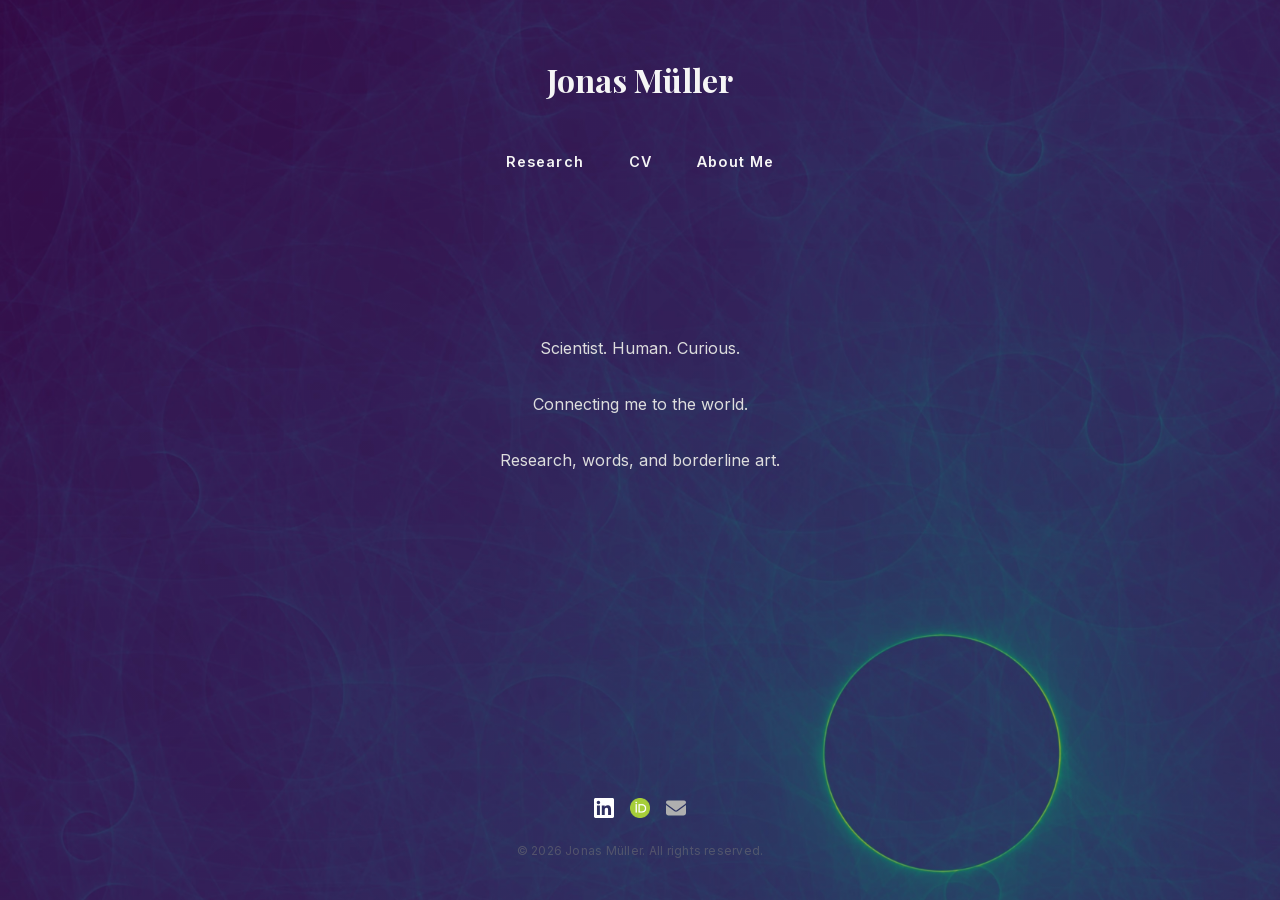
<file: index.html>
<!DOCTYPE html>
<html lang="en">

<head>
    <meta charset="UTF-8">
    <title>Jonas Müller – Research</title>
    <meta name="description"
        content="Jonas Müller's personal research website. Explore his scientific work, publications, and insights in the field of physics and acoustics. Studied at Berner Fachhochschule (BFH), Ecole Polytechnique Fédérale de Lausanne (EPFL), and ETH Zurich.">
    <meta name="viewport" content="width=device-width, initial-scale=1.0">
    <meta name="author" content="Jonas Müller">
    <link rel="preload" href="fonts/inter-latin.woff2" as="font" type="font/woff2" crossorigin>
    <link rel="preload" href="fonts/playfair-display-700-latin.woff2" as="font" type="font/woff2" crossorigin>
    <link rel="stylesheet" href="style.css">
    <link rel="icon" type="image/png" sizes="192x192" href="images/site-icon-192.png">
    <meta name="theme-color" content="#1e0d3e">
    <link rel="canonical" href="https://jmullerresearch.ch/">
    <!-- Open Graph -->
    <meta property="og:title" content="Jonas Müller – Research">
    <meta property="og:description" content="Personal research website of Jonas Müller. Physics, acoustics, and immersive wave experimentation.">
    <meta property="og:type" content="website">
    <meta property="og:url" content="https://jmullerresearch.ch/">
    <meta property="og:image" content="https://jmullerresearch.ch/images/og-artwork.jpg">
    <meta property="og:image:width" content="1200">
    <meta property="og:image:height" content="630">
    <meta property="og:image:alt" content="Abstract artwork: overlapping translucent circles in purple and blue around one bright green ring">
    <!-- Twitter Card -->
    <meta name="twitter:card" content="summary_large_image">
    <meta name="twitter:title" content="Jonas Müller – Research">
    <meta name="twitter:description" content="Personal research website of Jonas Müller. Physics, acoustics, and immersive wave experimentation.">
    <meta name="twitter:image" content="https://jmullerresearch.ch/images/og-artwork.jpg">
    <meta name="twitter:image:alt" content="Abstract artwork: overlapping translucent circles in purple and blue around one bright green ring">
    <!-- Structured data: identifies this site with a single, disambiguated researcher -->
    <script type="application/ld+json">
    {
        "@context": "https://schema.org",
        "@type": "Person",
        "@id": "https://jmullerresearch.ch/#person",
        "name": "Jonas Müller",
        "url": "https://jmullerresearch.ch/",
        "image": "https://jmullerresearch.ch/images/jonas-mueller.jpg",
        "jobTitle": "Researcher (Acoustics)",
        "description": "Physicist and acoustician working on acoustic immersive wave experimentation, acoustic cloaking, and holography.",
        "knowsAbout": [
            "Acoustics",
            "Immersive Wave Experimentation",
            "Acoustic Cloaking",
            "Acoustic Holography",
            "Wavefield Extrapolation",
            "Green's Functions",
            "Computational Physics"
        ],
        "alumniOf": [
            { "@type": "CollegeOrUniversity", "name": "ETH Zurich" },
            { "@type": "CollegeOrUniversity", "name": "École Polytechnique Fédérale de Lausanne (EPFL)" },
            { "@type": "CollegeOrUniversity", "name": "Bern University of Applied Sciences (BFH)" }
        ],
        "sameAs": [
            "https://orcid.org/0000-0003-4530-2486",
            "https://scholar.google.com/citations?user=Rhy1rKsAAAAJ",
            "https://www.linkedin.com/in/muellerjonas0/",
            "https://github.com/Nano560"
        ]
    }
    </script>
</head>

<body class="page-home">

    <div class="scroll-container">
        <header>
            <h1><a href="index.html">Jonas Müller</a></h1>
            <nav aria-label="Main">
                <a href="research.html">Research</a>
                <a href="cv.html">CV</a>
                <a href="about-me.html">About Me</a>
            </nav>
        </header>

        <main>
            <div class="container container--centered">
                <p>Scientist. Human. Curious.</p>
                <p>Connecting me to the world.</p>
                <p>Research, words, and borderline art.</p>
            </div>
        </main>

        <footer>
            <div class="social-links">
                <a href="https://www.linkedin.com/in/muellerjonas0/" target="_blank" aria-label="LinkedIn profile">
                    <img src="images/icons/linkedin.svg"
                        alt="LinkedIn" class="icon-invert">
                </a>
                <a href="https://orcid.org/0000-0003-4530-2486" target="_blank" aria-label="ORCID profile">
                    <img src="images/icons/orcid.png" alt="ORCID">
                </a>
                <a href="mailto:jmuller.research@gmail.com?subject=A%20wave%20from%20jmullerresearch.ch%20%F0%9F%91%8B&amp;body=Hi%20Jonas%2C%0D%0A%0D%0ASending%20a%20wave%20your%20way%3A%0D%0A%0D%0A%0D%0A%0D%0ACuriously%20yours%2C%0D%0A" aria-label="Send email">
                    <svg class="icon-envelope" xmlns="http://www.w3.org/2000/svg" viewBox="0 0 512 512" fill="currentColor"><path d="M48 64C21.5 64 0 85.5 0 112c0 15.1 7.1 29.3 19.2 38.4L236.8 313.6c11.4 8.5 27 8.5 38.4 0L492.8 150.4c12.1-9.1 19.2-23.3 19.2-38.4c0-26.5-21.5-48-48-48H48zM0 176V384c0 35.3 28.7 64 64 64H448c35.3 0 64-28.7 64-64V176L294.4 339.2c-22.8 17.1-54 17.1-76.8 0L0 176z"/></svg>
                </a>
            </div>
            <small class="copyright">&copy; 2026 Jonas Müller. All rights reserved.</small>
        </footer>
    </div>

    <script data-goatcounter="https://jmullerresearch.goatcounter.com/count"
        async src="//gc.zgo.at/count.js"></script>
</body>

</html>
</file>
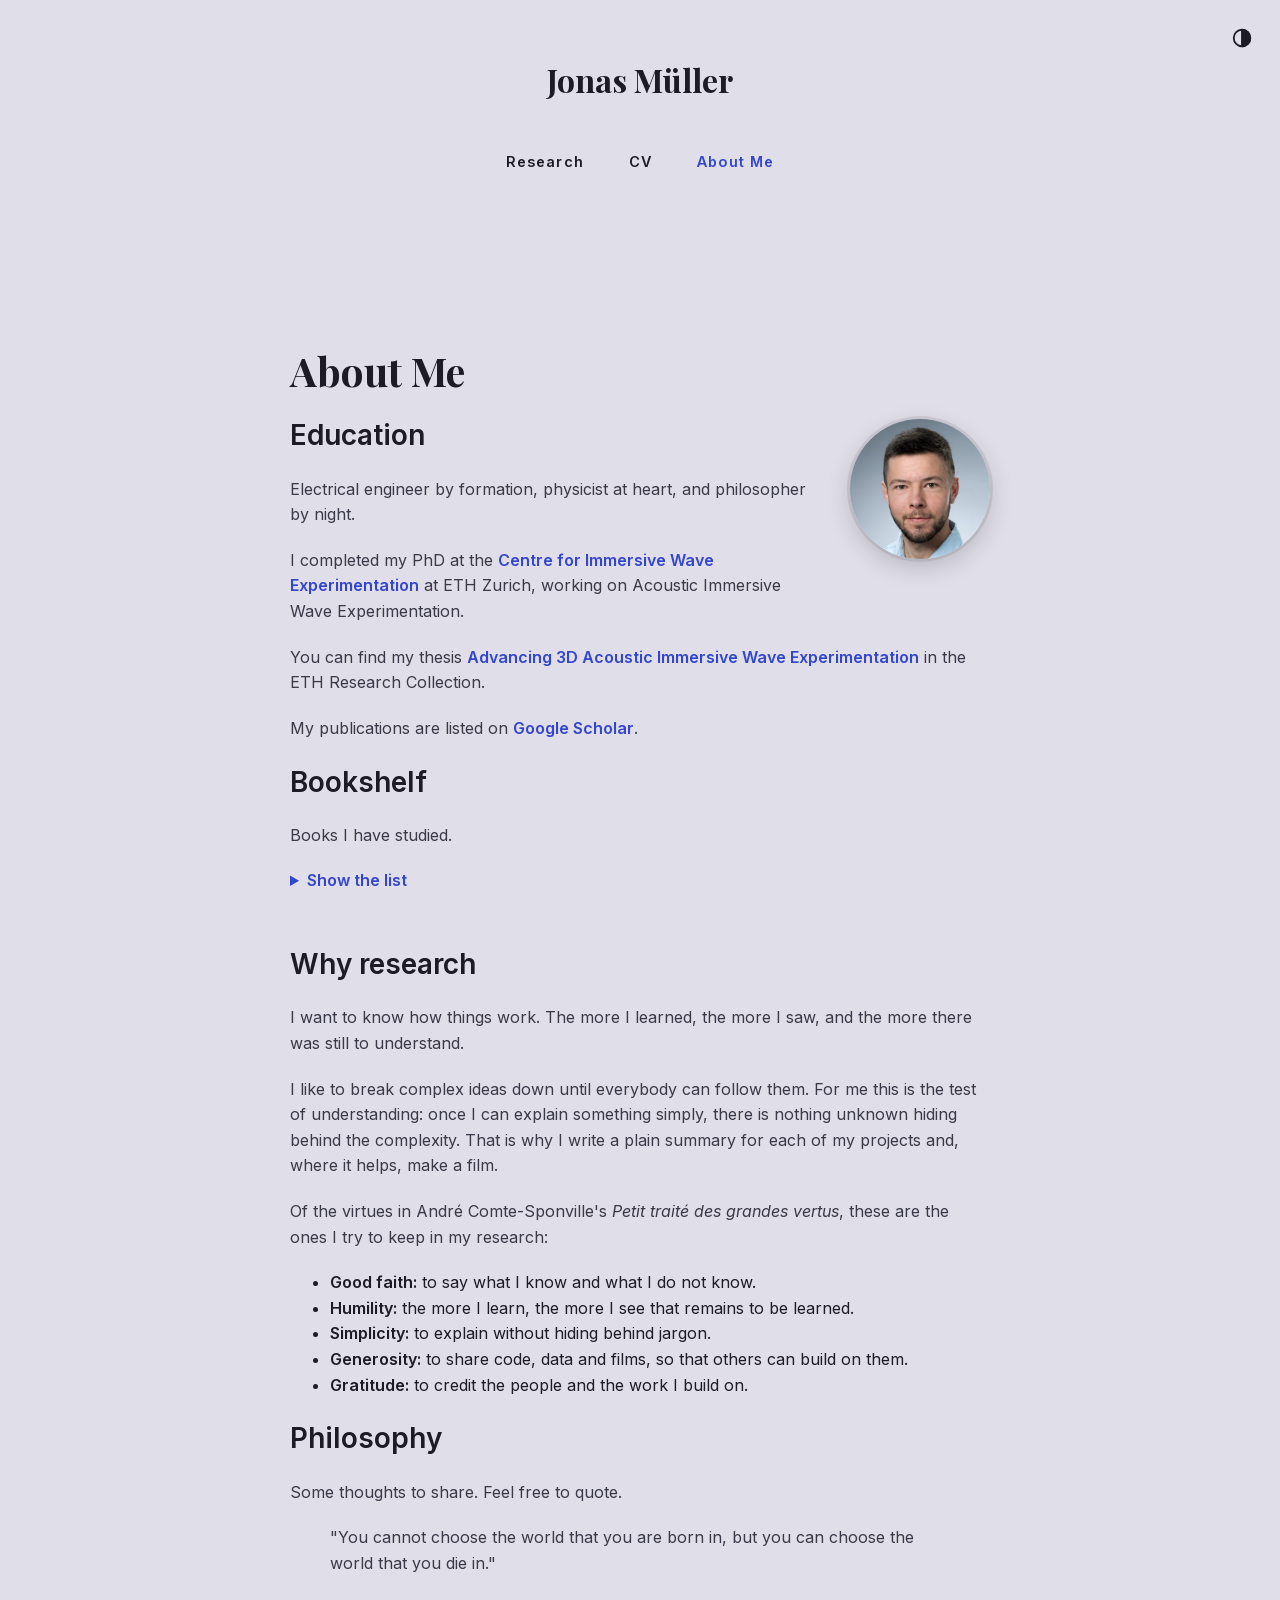
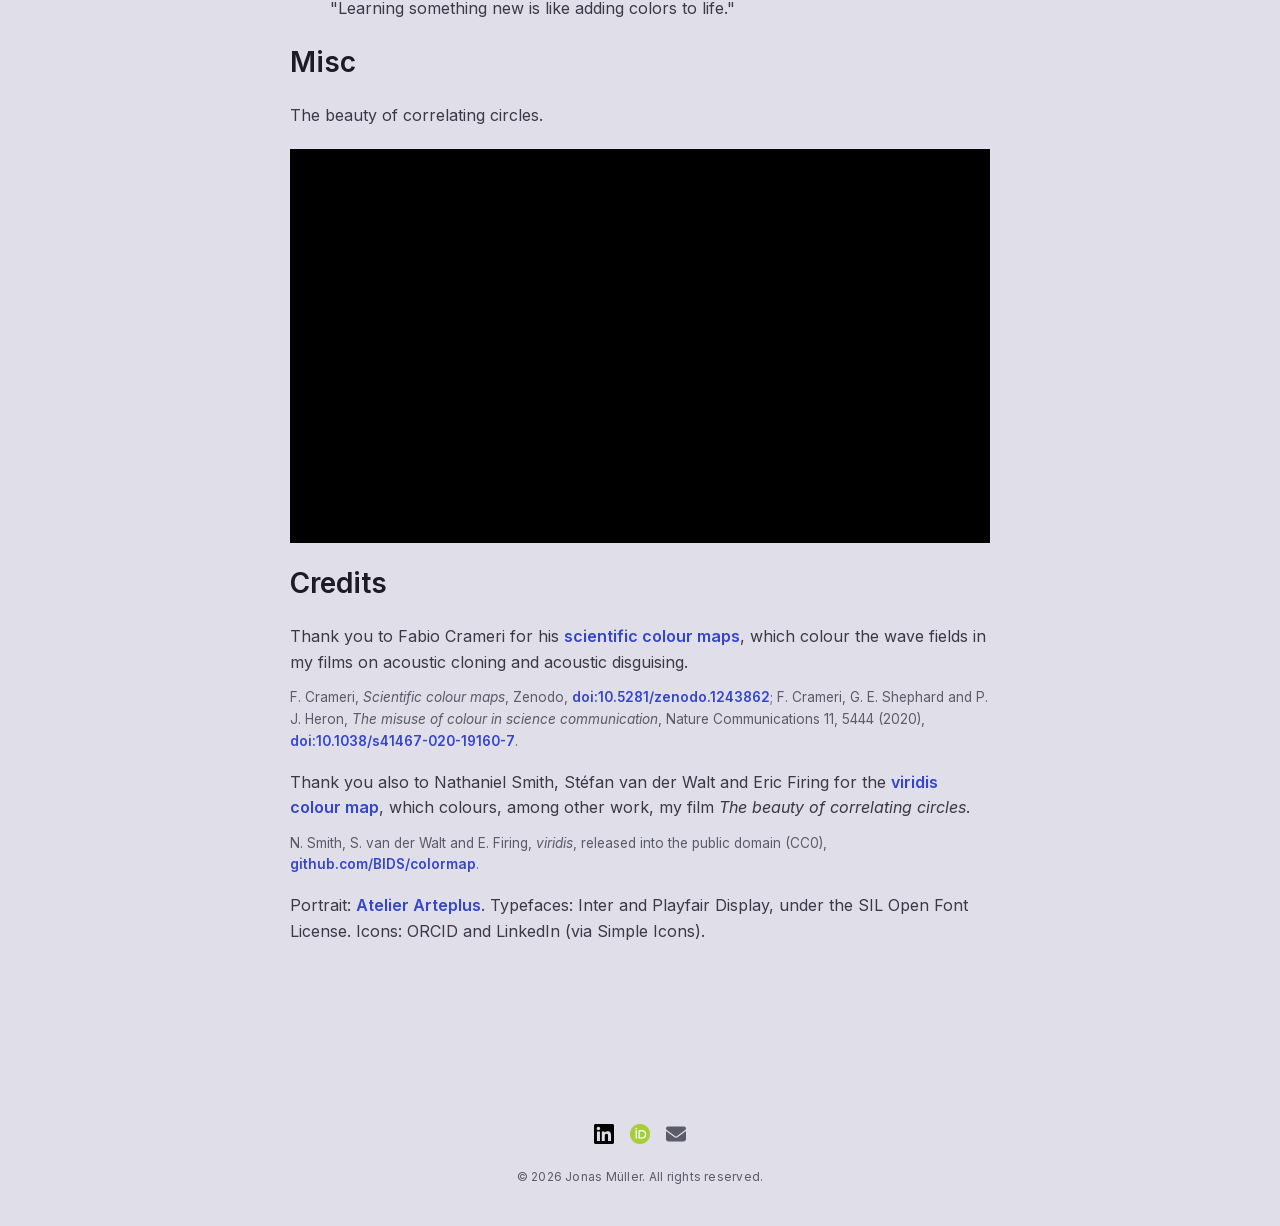
<file: about-me.html>
<!DOCTYPE html>
<html lang="en">

<head>
    <meta charset="UTF-8">
    <meta name="viewport" content="width=device-width, initial-scale=1.0">
    <title>About Jonas Müller</title>
    <meta name="description"
        content="About Jonas Müller, a researcher in the field of physics and acoustics. Learn more about his background, education, and research interests.">
    <link rel="preload" href="fonts/inter-latin.woff2" as="font" type="font/woff2" crossorigin>
    <link rel="preload" href="fonts/playfair-display-700-latin.woff2" as="font" type="font/woff2" crossorigin>
    <link rel="stylesheet" href="style.css">
    <link rel="icon" type="image/png" sizes="192x192" href="images/site-icon-192.png">
    <meta name="theme-color" content="#0d0817">
    <script src="theme.js"></script>
    <link rel="canonical" href="https://jmullerresearch.ch/about-me.html">
    <!-- Open Graph -->
    <meta property="og:title" content="About Jonas Müller">
    <meta property="og:description"
        content="Background, education, and research interests of Jonas Müller — physicist and acoustician.">
    <meta property="og:type" content="website">
    <meta property="og:url" content="https://jmullerresearch.ch/about-me.html">
    <meta property="og:image" content="https://jmullerresearch.ch/images/og-artwork.jpg">
    <meta property="og:image:width" content="1200">
    <meta property="og:image:height" content="630">
    <meta property="og:image:alt" content="Abstract artwork: overlapping translucent circles in purple and blue around one bright green ring">
    <!-- Twitter Card -->
    <meta name="twitter:card" content="summary_large_image">
    <meta name="twitter:title" content="About Jonas Müller">
    <meta name="twitter:description"
        content="Background, education, and research interests of Jonas Müller — physicist and acoustician.">
    <meta name="twitter:image" content="https://jmullerresearch.ch/images/og-artwork.jpg">
    <meta name="twitter:image:alt" content="Abstract artwork: overlapping translucent circles in purple and blue around one bright green ring">
    <!-- Structured data: identifies this site with a single, disambiguated researcher -->
    <script type="application/ld+json">
    {
        "@context": "https://schema.org",
        "@type": "Person",
        "@id": "https://jmullerresearch.ch/#person",
        "name": "Jonas Müller",
        "url": "https://jmullerresearch.ch/",
        "image": "https://jmullerresearch.ch/images/jonas-mueller.jpg",
        "jobTitle": "Researcher (Acoustics)",
        "description": "Physicist and acoustician working on acoustic immersive wave experimentation, acoustic cloaking, and holography.",
        "knowsAbout": [
            "Acoustics",
            "Immersive Wave Experimentation",
            "Acoustic Cloaking",
            "Acoustic Holography",
            "Wavefield Extrapolation",
            "Green's Functions",
            "Computational Physics"
        ],
        "award": "Winner, SNSF Scientific Image Competition 2024, Category 3 (Locations and instruments)",
        "alumniOf": [
            { "@type": "CollegeOrUniversity", "name": "ETH Zurich" },
            { "@type": "CollegeOrUniversity", "name": "École Polytechnique Fédérale de Lausanne (EPFL)" },
            { "@type": "CollegeOrUniversity", "name": "Bern University of Applied Sciences (BFH)" }
        ],
        "sameAs": [
            "https://orcid.org/0000-0003-4530-2486",
            "https://scholar.google.com/citations?user=Rhy1rKsAAAAJ",
            "https://www.linkedin.com/in/muellerjonas0/",
            "https://github.com/Nano560"
        ]
    }
    </script>
</head>

<body class="page-inner">
    <div class="scroll-container">
        <header>
            <p class="site-title"><a href="index.html">Jonas Müller</a></p>
            <nav aria-label="Main">
                <a href="research.html">Research</a>
                <a href="cv.html">CV</a>
                <a href="about-me.html" class="active" aria-current="page">About Me</a>
            </nav>
        </header>
        <main>
            <div class="container">
                <h1>About Me</h1>
                <img class="portrait portrait--aside" src="images/jonas-mueller.jpg" width="140" height="140"
                    alt="Portrait of Jonas Müller">
                <h2>Education</h2>
                <p>Electrical engineer by formation, physicist at heart, and philosopher by night.</p>
                <p>
                    I completed my PhD at the <a href="https://mge.ethz.ch/research/centre-immersive.html">Centre for
                        Immersive
                        Wave Experimentation</a> at ETH Zurich, working on Acoustic Immersive Wave Experimentation.
                </p>
                <p>
                    You can find my thesis <a
                        href="https://www.research-collection.ethz.ch/entities/publication/2ec53a10-cf0d-4cfa-80e9-8823486e0047">Advancing
                        3D Acoustic Immersive Wave Experimentation</a> in the ETH Research Collection.
                </p>
                <p>
                    My publications are listed on
                    <a href="https://scholar.google.com/citations?user=Rhy1rKsAAAAJ" target="_blank">Google Scholar</a>.
                </p>

                <h2>Bookshelf</h2>
                <p>Books I have studied.</p>
                <details class="bookshelf">
                    <summary><span class="list-label">Show the list</span></summary>
                    <p>G. Barton, <cite>Elements of Green's Functions and Propagation: Potentials, Diffusion, and
                            Waves</cite>, Oxford University Press, 1989.</p>
                    <p>A. T. de Hoop, <cite>Handbook of Radiation and Scattering of Waves: Acoustic Waves in Fluids,
                            Elastic Waves in Solids, Electromagnetic Waves</cite>, Academic Press, 1995.</p>
                    <p>E. G. Williams, <cite>Fourier Acoustics: Sound Radiation and Nearfield Acoustical
                            Holography</cite>, Academic Press, 1999.</p>
                    <p>P. Markoš and C. M. Soukoulis, <cite>Wave Propagation: From Electrons to Photonic Crystals and
                            Left-Handed Materials</cite>, Princeton University Press, 2008.</p>
                    <p>L. L. Beranek and T. J. Mellow, <cite>Acoustics: Sound Fields and Transducers</cite>, Academic Press,
                        2012.</p>
                    <p>M. Ochmann and R. Piscoya, <cite>Theory and Application of Acoustic Sources Using Complex
                            Analysis</cite>, Springer, 2021.</p>
                    <p>And some on how science works and how to communicate it:</p>
                    <p>E. A. Abbott, <cite>Flatland: A Romance of Many Dimensions</cite>, Seeley &amp; Co., 1884.</p>
                    <p>T. S. Kuhn, <cite>The Structure of Scientific Revolutions</cite>, University of Chicago Press, 1962.</p>
                    <p>N. Postman, <cite>Amusing Ourselves to Death: Public Discourse in the Age of Show Business</cite>,
                        Viking Penguin, 1985.</p>
                    <p>S. Hawking and L. Mlodinow, <cite>A Briefer History of Time</cite>, Bantam Books, 2005 (read in German
                        as <cite lang="de">Die kürzeste Geschichte der Zeit</cite>).</p>
                    <p>J. Maeda, <cite>The Laws of Simplicity</cite>, MIT Press, 2006.</p>
                    <p>M. J. Kuchner, <cite>Marketing for Scientists: How to Shine in Tough Times</cite>, Island Press, 2011.
                    </p>
                    <p>D. Lindsay, <cite>Scientific Writing = Thinking in Words</cite>, CSIRO Publishing, 2011.</p>
                    <p>R. Toye, <cite>Rhetoric: A Very Short Introduction</cite>, Oxford University Press, 2013.</p>
                    <p>N. Gisin, <cite>Quantum Chance: Nonlocality, Teleportation and Other Quantum Marvels</cite>, Springer,
                        2014.</p>

                    <p>And some on working with people:</p>
                    <p>R. Fisher and W. Ury, <cite>Getting to Yes</cite>, Houghton Mifflin, 1981 (read in German as
                        <cite lang="de">Das Harvard-Konzept</cite>).</p>
                    <p>M. B. Rosenberg, <cite>Nonviolent Communication: A Language of Life</cite>, PuddleDancer Press, 2003.
                    </p>
                    <p>E. Meyer, <cite>The Culture Map: Breaking Through the Invisible Boundaries of Global Business</cite>,
                        PublicAffairs, 2014.</p>
                    <p>C. Voss and T. Raz, <cite>Never Split the Difference: Negotiating as if Your Life Depended on
                            It</cite>, Harper Business, 2016.</p>

                    <p>And some on learning and on how to live:</p>
                    <p>A. Comte-Sponville, <cite lang="fr">Petit traité des grandes vertus</cite>, Presses Universitaires de
                        France, 1995.</p>
                    <p>J.-P. Sartre, <cite>Existentialism Is a Humanism</cite>, translated by C. Macomber, Yale University
                        Press, 2007.</p>
                    <p>J. Waitzkin, <cite>The Art of Learning: A Journey in the Pursuit of Excellence</cite>, Free Press,
                        2007.</p>

                    <p>And many more that do not fit on this list.</p>
                </details>

                <h2>Why research</h2>
                <p>I want to know how things work. The more I learned, the more I saw, and the more there was still to
                    understand.</p>
                <p>I like to break complex ideas down until everybody can follow them. For me this is the test of
                    understanding: once I can explain something simply, there is nothing unknown hiding behind the
                    complexity. That is why I write a plain summary for each of my projects and, where it helps, make a
                    film.</p>
                <p>Of the virtues in André Comte-Sponville's <cite lang="fr">Petit traité des grandes vertus</cite>,
                    these are the ones I try to keep in my research:</p>
                <ul>
                    <li><strong>Good faith:</strong> to say what I know and what I do not know.</li>
                    <li><strong>Humility:</strong> the more I learn, the more I see that remains to be learned.</li>
                    <li><strong>Simplicity:</strong> to explain without hiding behind jargon.</li>
                    <li><strong>Generosity:</strong> to share code, data and films, so that others can build on them.</li>
                    <li><strong>Gratitude:</strong> to credit the people and the work I build on.</li>
                </ul>

                <h2>Philosophy</h2>
                <p>Some thoughts to share. Feel free to quote.</p>
                <blockquote>
                    <p>"You cannot choose the world that you are born in, but you can choose the world that you die in."
                    </p>
                </blockquote>
                <blockquote>
                    <p>"Learning something new is like adding colors to life."</p>
                </blockquote>

                <h2>Misc</h2>
                <p>The beauty of correlating circles.</p>
                <div style="position: relative; width: 100%; padding-bottom: 56.25%; height: 0;">
                    <iframe src="https://www.youtube.com/embed/9_eo_slPIKk" loading="lazy"
                        title="The beauty of correlating circles" frameborder="0"
                        allow="accelerometer; clipboard-write; encrypted-media; gyroscope; picture-in-picture; web-share"
                        allowfullscreen style="position: absolute; top: 0; left: 0; width: 100%; height: 100%;">
                    </iframe>
                </div>

                <h2 id="credits">Credits</h2>
                <p>
                    Thank you to Fabio Crameri for his
                    <a href="https://www.fabiocrameri.ch/colourmaps/" target="_blank">scientific colour maps</a>,
                    which colour the wave fields in my films on acoustic cloning and acoustic disguising.
                </p>
                <p class="source-note">
                    F. Crameri, <cite>Scientific colour maps</cite>, Zenodo,
                    <a href="https://doi.org/10.5281/zenodo.1243862" target="_blank">doi:10.5281/zenodo.1243862</a>;
                    F. Crameri, G. E. Shephard and P. J. Heron, <cite>The misuse of colour in science
                        communication</cite>, Nature Communications 11, 5444 (2020),
                    <a href="https://doi.org/10.1038/s41467-020-19160-7" target="_blank">doi:10.1038/s41467-020-19160-7</a>.
                </p>
                <p>
                    Thank you also to Nathaniel Smith, Stéfan van der Walt and Eric Firing for the
                    <a href="https://bids.github.io/colormap/" target="_blank">viridis colour map</a>,
                    which colours, among other work, my film <cite>The beauty of correlating circles</cite>.
                </p>
                <p class="source-note">
                    N. Smith, S. van der Walt and E. Firing, <cite>viridis</cite>, released into the public domain (CC0),
                    <a href="https://github.com/BIDS/colormap" target="_blank">github.com/BIDS/colormap</a>.
                </p>
                <p>
                    Portrait: <a href="https://arteplus.ch/" target="_blank">Atelier Arteplus</a>. Typefaces: Inter and
                    Playfair Display, under the SIL Open Font License. Icons: ORCID and LinkedIn (via Simple Icons).
                </p>

            </div>
        </main>

        <footer>
            <div class="social-links">
                <a href="https://www.linkedin.com/in/muellerjonas0/" target="_blank" aria-label="LinkedIn profile">
                    <img src="images/icons/linkedin.svg" alt="LinkedIn"
                        class="icon-invert">
                </a>
                <a href="https://orcid.org/0000-0003-4530-2486" target="_blank" aria-label="ORCID profile">
                    <img src="images/icons/orcid.png" alt="ORCID">
                </a>
                <a href="mailto:jmuller.research@gmail.com?subject=A%20wave%20from%20jmullerresearch.ch%20%F0%9F%91%8B&amp;body=Hi%20Jonas%2C%0D%0A%0D%0ASending%20a%20wave%20your%20way%3A%0D%0A%0D%0A%0D%0A%0D%0ACuriously%20yours%2C%0D%0A" aria-label="Send email">
                    <svg class="icon-envelope" xmlns="http://www.w3.org/2000/svg" viewBox="0 0 512 512"
                        fill="currentColor">
                        <path
                            d="M48 64C21.5 64 0 85.5 0 112c0 15.1 7.1 29.3 19.2 38.4L236.8 313.6c11.4 8.5 27 8.5 38.4 0L492.8 150.4c12.1-9.1 19.2-23.3 19.2-38.4c0-26.5-21.5-48-48-48H48zM0 176V384c0 35.3 28.7 64 64 64H448c35.3 0 64-28.7 64-64V176L294.4 339.2c-22.8 17.1-54 17.1-76.8 0L0 176z" />
                    </svg>
                </a>
            </div>
            <small class="copyright">&copy; 2026 Jonas Müller. All rights reserved.</small>
        </footer>
    </div>

    <script data-goatcounter="https://jmullerresearch.goatcounter.com/count"
        async src="//gc.zgo.at/count.js"></script>
</body>

</html>
</file>
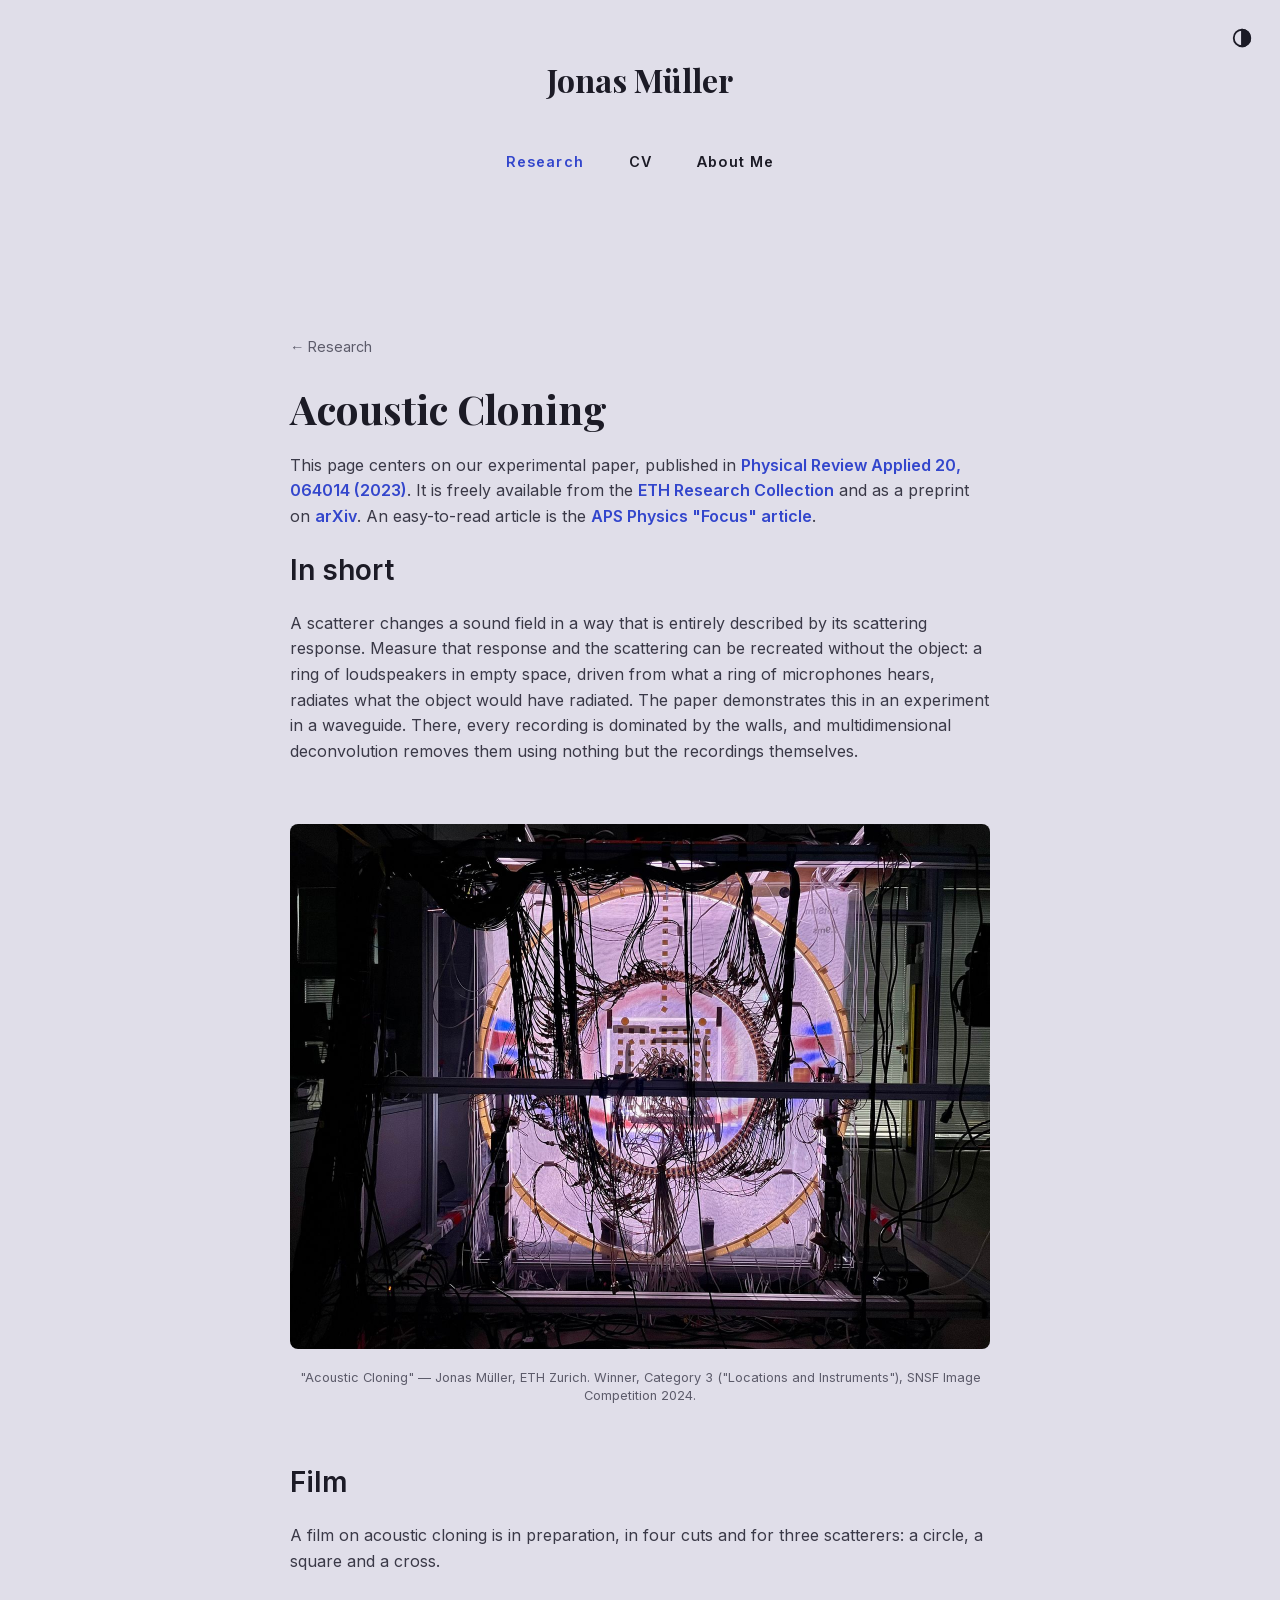
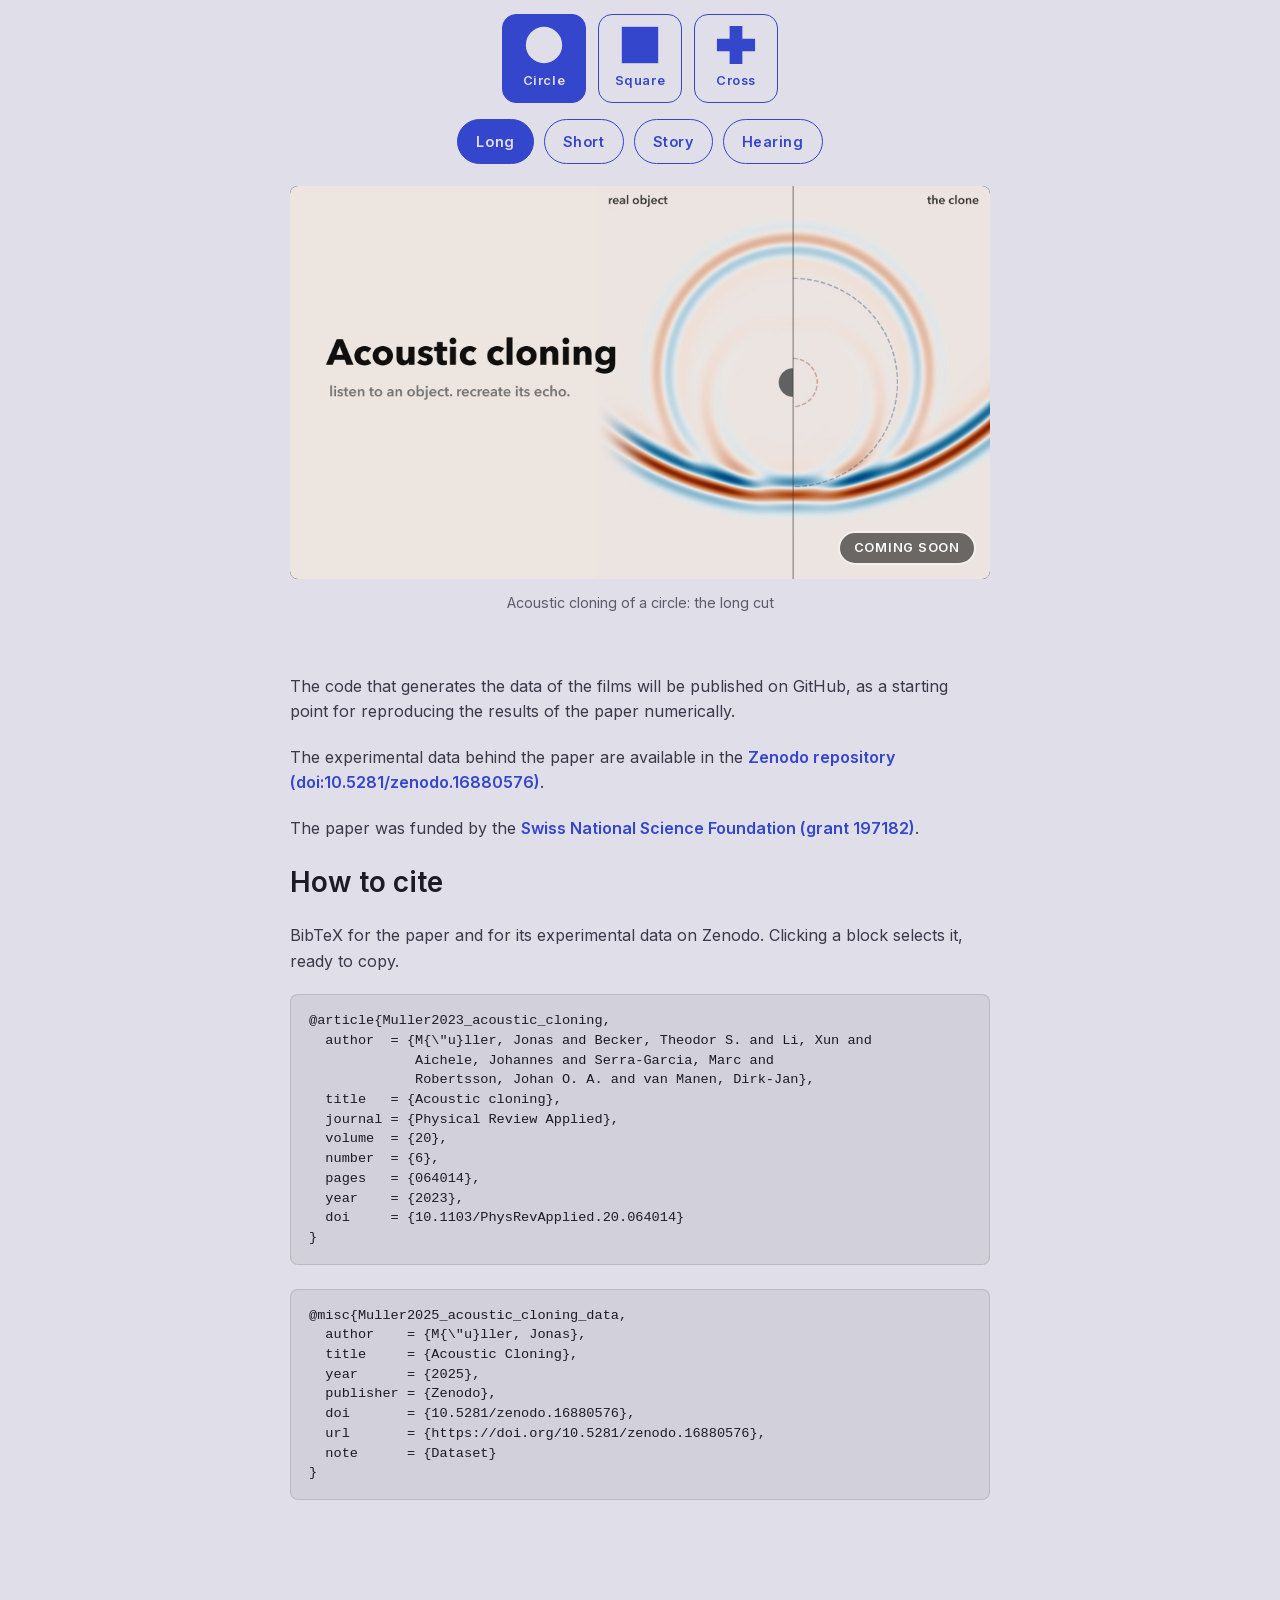
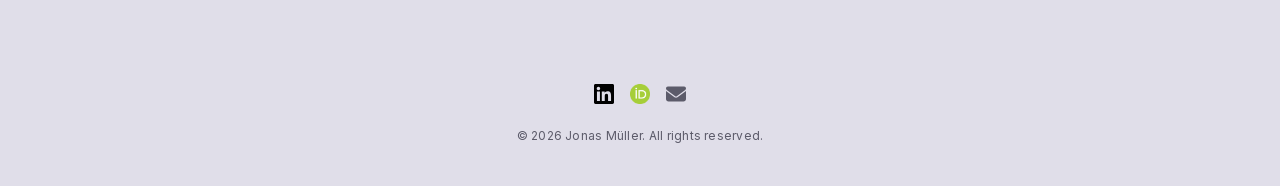
<file: acoustic-cloning.html>
<!DOCTYPE html>
<html lang="en">

<head>
    <meta charset="UTF-8">
    <meta name="viewport" content="width=device-width, initial-scale=1.0">
    <title>Acoustic Cloning – Jonas Müller</title>
    <meta name="description"
        content="Acoustic cloning (Müller et al., Physical Review Applied 2023): reproducing a physical scatterer holographically in real time with immersive boundary conditions. Experimental paper and data, and a film in preparation.">
    <link rel="preload" href="fonts/inter-latin.woff2" as="font" type="font/woff2" crossorigin>
    <link rel="preload" href="fonts/playfair-display-700-latin.woff2" as="font" type="font/woff2" crossorigin>
    <link rel="stylesheet" href="style.css">
    <script src="videos.js?v=4" defer></script>
    <link rel="icon" type="image/png" sizes="192x192" href="images/site-icon-192.png">
    <meta name="theme-color" content="#0d0817">
    <script src="theme.js"></script>
    <link rel="canonical" href="https://jmullerresearch.ch/acoustic-cloning.html">
    <!-- Open Graph -->
    <meta property="og:title" content="Acoustic Cloning – Jonas Müller">
    <meta property="og:description" content="Acoustic cloning: an experimental paper on holographic scatterers using immersive boundary conditions (Physical Review Applied), with a film in preparation.">
    <meta property="og:type" content="article">
    <meta property="og:url" content="https://jmullerresearch.ch/acoustic-cloning.html">
    <meta property="og:image" content="https://jmullerresearch.ch/images/og-artwork.jpg">
    <meta property="og:image:width" content="1200">
    <meta property="og:image:height" content="630">
    <meta property="og:image:alt" content="Abstract artwork: overlapping translucent circles in purple and blue around one bright green ring">
    <!-- Twitter Card -->
    <meta name="twitter:card" content="summary_large_image">
    <meta name="twitter:title" content="Acoustic Cloning – Jonas Müller">
    <meta name="twitter:description" content="Acoustic cloning: an experimental paper (Physical Review Applied), with a film in preparation.">
    <meta name="twitter:image" content="https://jmullerresearch.ch/images/og-artwork.jpg">
    <meta name="twitter:image:alt" content="Abstract artwork: overlapping translucent circles in purple and blue around one bright green ring">
    <!-- Structured data: the paper behind this page, authored by the site's #person entity -->
    <script type="application/ld+json">
    {
        "@context": "https://schema.org",
        "@type": "ScholarlyArticle",
        "headline": "Acoustic Cloning",
        "name": "Acoustic Cloning",
        "author": [
            { "@type": "Person", "@id": "https://jmullerresearch.ch/#person", "name": "Jonas Müller" },
            { "@type": "Person", "name": "Theodor S. Becker" },
            { "@type": "Person", "name": "Xun Li" },
            { "@type": "Person", "name": "Johannes Aichele" },
            { "@type": "Person", "name": "Marc Serra-Garcia" },
            { "@type": "Person", "name": "Johan O. A. Robertsson" },
            { "@type": "Person", "name": "Dirk-Jan van Manen" }
        ],
        "datePublished": "2023",
        "inLanguage": "en",
        "publisher": { "@type": "Organization", "name": "American Physical Society" },
        "isPartOf": { "@type": "Periodical", "name": "Physical Review Applied" },
        "identifier": {
            "@type": "PropertyValue",
            "propertyID": "DOI",
            "value": "10.1103/PhysRevApplied.20.064014"
        },
        "sameAs": "https://doi.org/10.1103/PhysRevApplied.20.064014",
        "url": "https://jmullerresearch.ch/acoustic-cloning.html"
    }
    </script>
</head>

<body class="page-inner">
    <div class="scroll-container">
        <header>
            <p class="site-title"><a href="index.html">Jonas Müller</a></p>
            <nav aria-label="Main">
                <a href="research.html" class="active">Research</a>
                <a href="cv.html">CV</a>
                <a href="about-me.html">About Me</a>
            </nav>
        </header>
        <main>
        <div class="container">
            <p class="back-link"><a href="research.html">← Research</a></p>
            <h1>Acoustic Cloning</h1>
            <p>
                This page centers on our experimental paper, published in
                <a href="https://journals.aps.org/prapplied/abstract/10.1103/PhysRevApplied.20.064014" target="_blank">
                    Physical Review Applied 20, 064014 (2023)</a>.
                It is freely available from the
                <a href="https://www.research-collection.ethz.ch/server/api/core/bitstreams/9a9cad64-f498-4d18-b872-8077246de71c/content"
                    target="_blank">
                    ETH Research Collection</a>
                and as a preprint on
                <a href="https://arxiv.org/abs/2606.08614" target="_blank">arXiv</a>.
                An easy-to-read article is the
                <a href="https://physics.aps.org/articles/v16/206" target="_blank">APS Physics "Focus" article</a>.
            </p>

            <h2>In short</h2>
            <p>
                A scatterer changes a sound field in a way that is entirely described by its scattering response.
                Measure that response and the scattering can be recreated without the object: a ring of loudspeakers
                in empty space, driven from what a ring of microphones hears, radiates what the object would have
                radiated. The paper demonstrates this in an experiment in a waveguide. There, every recording is
                dominated by the walls, and multidimensional deconvolution removes them using nothing but the
                recordings themselves.
            </p>

            <figure style="margin: 60px 0;">
                <a href="https://www.flickr.com/photos/snsf_image_competition/53618941315" target="_blank">
                    <img src="images/acoustic-cloning.jpg" width="1400" height="1050"
                        style="width:100%; height:auto; border-radius:8px;"
                        alt="Acoustic Cloning by Jonas Müller, ETH Zurich" />
                </a>
                <figcaption>
                    "Acoustic Cloning" — Jonas Müller, ETH Zurich. Winner, Category 3 ("Locations and Instruments"),
                    SNSF
                    Image Competition 2024.
                </figcaption>
            </figure>

            <h2>Film</h2>
            <p>
                A film on acoustic cloning is in preparation, in four cuts and for three scatterers: a circle, a
                square and a cross.
            </p>

            <div class="video-switcher" data-video-switcher>
                <figure class="video-item" data-soon data-scatterer="circle" data-slug="circle-long" data-label="Long" data-aspect="16/9"
                    data-poster="images/video-cloning-circle-long.jpg" data-poster-light="images/video-cloning-circle-long-light.jpg"
                    data-poster-avif="images/video-cloning-circle-long.avif" data-poster-light-avif="images/video-cloning-circle-long-light.avif">
                    <noscript><picture>
                        <source srcset="images/video-cloning-circle-long-light.avif" type="image/avif" media="(prefers-color-scheme: light)">
                        <source srcset="images/video-cloning-circle-long-light.jpg" media="(prefers-color-scheme: light)">
                        <source srcset="images/video-cloning-circle-long.avif" type="image/avif">
                        <img src="images/video-cloning-circle-long.jpg" alt="Poster of the long cut for the circle, coming soon"
                            width="1920" height="1080" loading="lazy">
                    </picture></noscript>
                    <figcaption>Acoustic cloning of a circle: the long cut</figcaption>
                </figure>
                <figure class="video-item" data-soon data-scatterer="circle" data-slug="circle-short" data-label="Short" data-aspect="9/16" style="--video-fit: 0.57"
                    data-poster="images/video-cloning-circle-short.jpg" data-poster-light="images/video-cloning-circle-short-light.jpg"
                    data-poster-avif="images/video-cloning-circle-short.avif" data-poster-light-avif="images/video-cloning-circle-short-light.avif">
                    <noscript><picture>
                        <source srcset="images/video-cloning-circle-short-light.avif" type="image/avif" media="(prefers-color-scheme: light)">
                        <source srcset="images/video-cloning-circle-short-light.jpg" media="(prefers-color-scheme: light)">
                        <source srcset="images/video-cloning-circle-short.avif" type="image/avif">
                        <img src="images/video-cloning-circle-short.jpg" alt="Poster of the short cut for the circle, coming soon"
                            width="1080" height="1920" loading="lazy">
                    </picture></noscript>
                    <figcaption>Acoustic cloning of a circle: the short cut</figcaption>
                </figure>
                <figure class="video-item" data-soon data-scatterer="circle" data-slug="circle-story" data-label="Story" data-aspect="1/1" style="--video-fit: 0.645"
                    data-poster="images/video-cloning-circle-story.jpg" data-poster-light="images/video-cloning-circle-story-light.jpg"
                    data-poster-avif="images/video-cloning-circle-story.avif" data-poster-light-avif="images/video-cloning-circle-story-light.avif">
                    <noscript><picture>
                        <source srcset="images/video-cloning-circle-story-light.avif" type="image/avif" media="(prefers-color-scheme: light)">
                        <source srcset="images/video-cloning-circle-story-light.jpg" media="(prefers-color-scheme: light)">
                        <source srcset="images/video-cloning-circle-story.avif" type="image/avif">
                        <img src="images/video-cloning-circle-story.jpg" alt="Poster of the story cut for the circle, coming soon"
                            width="1080" height="1080" loading="lazy">
                    </picture></noscript>
                    <figcaption>Acoustic cloning of a circle: the story cut</figcaption>
                </figure>
                <figure class="video-item" data-soon data-scatterer="circle" data-slug="circle-hearing" data-label="Hearing" data-aspect="1/1" style="--video-fit: 0.645"
                    data-poster="images/video-cloning-circle-hearing.jpg" data-poster-light="images/video-cloning-circle-hearing-light.jpg"
                    data-poster-avif="images/video-cloning-circle-hearing.avif" data-poster-light-avif="images/video-cloning-circle-hearing-light.avif">
                    <noscript><picture>
                        <source srcset="images/video-cloning-circle-hearing-light.avif" type="image/avif" media="(prefers-color-scheme: light)">
                        <source srcset="images/video-cloning-circle-hearing-light.jpg" media="(prefers-color-scheme: light)">
                        <source srcset="images/video-cloning-circle-hearing.avif" type="image/avif">
                        <img src="images/video-cloning-circle-hearing.jpg" alt="Poster of the hearing cut for the circle, coming soon"
                            width="1080" height="1080" loading="lazy">
                    </picture></noscript>
                    <figcaption>Acoustic cloning of a circle: the hearing cut</figcaption>
                </figure>
                <figure class="video-item" data-soon data-scatterer="square" data-slug="square-long" data-label="Long" data-aspect="16/9"
                    data-poster="images/video-cloning-square-long.jpg" data-poster-light="images/video-cloning-square-long-light.jpg"
                    data-poster-avif="images/video-cloning-square-long.avif" data-poster-light-avif="images/video-cloning-square-long-light.avif">
                    <noscript><picture>
                        <source srcset="images/video-cloning-square-long-light.avif" type="image/avif" media="(prefers-color-scheme: light)">
                        <source srcset="images/video-cloning-square-long-light.jpg" media="(prefers-color-scheme: light)">
                        <source srcset="images/video-cloning-square-long.avif" type="image/avif">
                        <img src="images/video-cloning-square-long.jpg" alt="Poster of the long cut for the square, coming soon"
                            width="1920" height="1080" loading="lazy">
                    </picture></noscript>
                    <figcaption>Acoustic cloning of a square: the long cut</figcaption>
                </figure>
                <figure class="video-item" data-soon data-scatterer="square" data-slug="square-short" data-label="Short" data-aspect="9/16" style="--video-fit: 0.57"
                    data-poster="images/video-cloning-square-short.jpg" data-poster-light="images/video-cloning-square-short-light.jpg"
                    data-poster-avif="images/video-cloning-square-short.avif" data-poster-light-avif="images/video-cloning-square-short-light.avif">
                    <noscript><picture>
                        <source srcset="images/video-cloning-square-short-light.avif" type="image/avif" media="(prefers-color-scheme: light)">
                        <source srcset="images/video-cloning-square-short-light.jpg" media="(prefers-color-scheme: light)">
                        <source srcset="images/video-cloning-square-short.avif" type="image/avif">
                        <img src="images/video-cloning-square-short.jpg" alt="Poster of the short cut for the square, coming soon"
                            width="1080" height="1920" loading="lazy">
                    </picture></noscript>
                    <figcaption>Acoustic cloning of a square: the short cut</figcaption>
                </figure>
                <figure class="video-item" data-soon data-scatterer="square" data-slug="square-story" data-label="Story" data-aspect="1/1" style="--video-fit: 0.645"
                    data-poster="images/video-cloning-square-story.jpg" data-poster-light="images/video-cloning-square-story-light.jpg"
                    data-poster-avif="images/video-cloning-square-story.avif" data-poster-light-avif="images/video-cloning-square-story-light.avif">
                    <noscript><picture>
                        <source srcset="images/video-cloning-square-story-light.avif" type="image/avif" media="(prefers-color-scheme: light)">
                        <source srcset="images/video-cloning-square-story-light.jpg" media="(prefers-color-scheme: light)">
                        <source srcset="images/video-cloning-square-story.avif" type="image/avif">
                        <img src="images/video-cloning-square-story.jpg" alt="Poster of the story cut for the square, coming soon"
                            width="1080" height="1080" loading="lazy">
                    </picture></noscript>
                    <figcaption>Acoustic cloning of a square: the story cut</figcaption>
                </figure>
                <figure class="video-item" data-soon data-scatterer="square" data-slug="square-hearing" data-label="Hearing" data-aspect="1/1" style="--video-fit: 0.645"
                    data-poster="images/video-cloning-square-hearing.jpg" data-poster-light="images/video-cloning-square-hearing-light.jpg"
                    data-poster-avif="images/video-cloning-square-hearing.avif" data-poster-light-avif="images/video-cloning-square-hearing-light.avif">
                    <noscript><picture>
                        <source srcset="images/video-cloning-square-hearing-light.avif" type="image/avif" media="(prefers-color-scheme: light)">
                        <source srcset="images/video-cloning-square-hearing-light.jpg" media="(prefers-color-scheme: light)">
                        <source srcset="images/video-cloning-square-hearing.avif" type="image/avif">
                        <img src="images/video-cloning-square-hearing.jpg" alt="Poster of the hearing cut for the square, coming soon"
                            width="1080" height="1080" loading="lazy">
                    </picture></noscript>
                    <figcaption>Acoustic cloning of a square: the hearing cut</figcaption>
                </figure>
                <figure class="video-item" data-soon data-scatterer="cross" data-slug="cross-long" data-label="Long" data-aspect="16/9"
                    data-poster="images/video-cloning-cross-long.jpg" data-poster-light="images/video-cloning-cross-long-light.jpg"
                    data-poster-avif="images/video-cloning-cross-long.avif" data-poster-light-avif="images/video-cloning-cross-long-light.avif">
                    <noscript><picture>
                        <source srcset="images/video-cloning-cross-long-light.avif" type="image/avif" media="(prefers-color-scheme: light)">
                        <source srcset="images/video-cloning-cross-long-light.jpg" media="(prefers-color-scheme: light)">
                        <source srcset="images/video-cloning-cross-long.avif" type="image/avif">
                        <img src="images/video-cloning-cross-long.jpg" alt="Poster of the long cut for the cross, coming soon"
                            width="1920" height="1080" loading="lazy">
                    </picture></noscript>
                    <figcaption>Acoustic cloning of a cross: the long cut</figcaption>
                </figure>
                <figure class="video-item" data-soon data-scatterer="cross" data-slug="cross-short" data-label="Short" data-aspect="9/16" style="--video-fit: 0.57"
                    data-poster="images/video-cloning-cross-short.jpg" data-poster-light="images/video-cloning-cross-short-light.jpg"
                    data-poster-avif="images/video-cloning-cross-short.avif" data-poster-light-avif="images/video-cloning-cross-short-light.avif">
                    <noscript><picture>
                        <source srcset="images/video-cloning-cross-short-light.avif" type="image/avif" media="(prefers-color-scheme: light)">
                        <source srcset="images/video-cloning-cross-short-light.jpg" media="(prefers-color-scheme: light)">
                        <source srcset="images/video-cloning-cross-short.avif" type="image/avif">
                        <img src="images/video-cloning-cross-short.jpg" alt="Poster of the short cut for the cross, coming soon"
                            width="1080" height="1920" loading="lazy">
                    </picture></noscript>
                    <figcaption>Acoustic cloning of a cross: the short cut</figcaption>
                </figure>
                <figure class="video-item" data-soon data-scatterer="cross" data-slug="cross-story" data-label="Story" data-aspect="1/1" style="--video-fit: 0.645"
                    data-poster="images/video-cloning-cross-story.jpg" data-poster-light="images/video-cloning-cross-story-light.jpg"
                    data-poster-avif="images/video-cloning-cross-story.avif" data-poster-light-avif="images/video-cloning-cross-story-light.avif">
                    <noscript><picture>
                        <source srcset="images/video-cloning-cross-story-light.avif" type="image/avif" media="(prefers-color-scheme: light)">
                        <source srcset="images/video-cloning-cross-story-light.jpg" media="(prefers-color-scheme: light)">
                        <source srcset="images/video-cloning-cross-story.avif" type="image/avif">
                        <img src="images/video-cloning-cross-story.jpg" alt="Poster of the story cut for the cross, coming soon"
                            width="1080" height="1080" loading="lazy">
                    </picture></noscript>
                    <figcaption>Acoustic cloning of a cross: the story cut</figcaption>
                </figure>
                <figure class="video-item" data-soon data-scatterer="cross" data-slug="cross-hearing" data-label="Hearing" data-aspect="1/1" style="--video-fit: 0.645"
                    data-poster="images/video-cloning-cross-hearing.jpg" data-poster-light="images/video-cloning-cross-hearing-light.jpg"
                    data-poster-avif="images/video-cloning-cross-hearing.avif" data-poster-light-avif="images/video-cloning-cross-hearing-light.avif">
                    <noscript><picture>
                        <source srcset="images/video-cloning-cross-hearing-light.avif" type="image/avif" media="(prefers-color-scheme: light)">
                        <source srcset="images/video-cloning-cross-hearing-light.jpg" media="(prefers-color-scheme: light)">
                        <source srcset="images/video-cloning-cross-hearing.avif" type="image/avif">
                        <img src="images/video-cloning-cross-hearing.jpg" alt="Poster of the hearing cut for the cross, coming soon"
                            width="1080" height="1080" loading="lazy">
                    </picture></noscript>
                    <figcaption>Acoustic cloning of a cross: the hearing cut</figcaption>
                </figure>
            </div>

            <p>
                The code that generates the data of the films will be published on
                GitHub, as a starting point for reproducing the results of
                the paper numerically.
            </p>

            <p>
                The experimental data behind the paper are available in the
                <a href="https://doi.org/10.5281/zenodo.16880576" target="_blank">
                    Zenodo repository (doi:10.5281/zenodo.16880576)</a>.
            </p>

            <p>
                The paper was funded by the <a href="https://data.snf.ch/grants/grant/197182" target="_blank">Swiss
                    National
                    Science Foundation (grant 197182)</a>.
            </p>

            <h2>How to cite</h2>
            <p>BibTeX for the paper and for its experimental data on Zenodo. Clicking a block selects it, ready to copy.</p>
            <pre class="bibtex">@article{Muller2023_acoustic_cloning,
  author  = {M{\"u}ller, Jonas and Becker, Theodor S. and Li, Xun and
             Aichele, Johannes and Serra-Garcia, Marc and
             Robertsson, Johan O. A. and van Manen, Dirk-Jan},
  title   = {Acoustic cloning},
  journal = {Physical Review Applied},
  volume  = {20},
  number  = {6},
  pages   = {064014},
  year    = {2023},
  doi     = {10.1103/PhysRevApplied.20.064014}
}</pre>
            <pre class="bibtex">@misc{Muller2025_acoustic_cloning_data,
  author    = {M{\"u}ller, Jonas},
  title     = {Acoustic Cloning},
  year      = {2025},
  publisher = {Zenodo},
  doi       = {10.5281/zenodo.16880576},
  url       = {https://doi.org/10.5281/zenodo.16880576},
  note      = {Dataset}
}</pre>
        </div>
        </main>

        <footer>
            <div class="social-links">
                <a href="https://www.linkedin.com/in/muellerjonas0/" target="_blank" aria-label="LinkedIn profile">
                    <img src="images/icons/linkedin.svg" alt="LinkedIn"
                        class="icon-invert">
                </a>
                <a href="https://orcid.org/0000-0003-4530-2486" target="_blank" aria-label="ORCID profile">
                    <img src="images/icons/orcid.png" alt="ORCID">
                </a>
                <a href="mailto:jmuller.research@gmail.com?subject=A%20wave%20about%20Acoustic%20Cloning%20%F0%9F%91%8B&amp;body=Hi%20Jonas%2C%0D%0A%0D%0ASending%20a%20wave%20your%20way%3A%0D%0A%0D%0A%0D%0A%0D%0ACuriously%20yours%2C%0D%0A" aria-label="Send email">
                    <svg class="icon-envelope" xmlns="http://www.w3.org/2000/svg" viewBox="0 0 512 512"
                        fill="currentColor">
                        <path
                            d="M48 64C21.5 64 0 85.5 0 112c0 15.1 7.1 29.3 19.2 38.4L236.8 313.6c11.4 8.5 27 8.5 38.4 0L492.8 150.4c12.1-9.1 19.2-23.3 19.2-38.4c0-26.5-21.5-48-48-48H48zM0 176V384c0 35.3 28.7 64 64 64H448c35.3 0 64-28.7 64-64V176L294.4 339.2c-22.8 17.1-54 17.1-76.8 0L0 176z" />
                    </svg>
                </a>
            </div>
            <small class="copyright">&copy; 2026 Jonas Müller. All rights reserved.</small>
        </footer>
    </div>

    <script data-goatcounter="https://jmullerresearch.goatcounter.com/count"
        async src="//gc.zgo.at/count.js"></script>
</body>

</html>
</file>
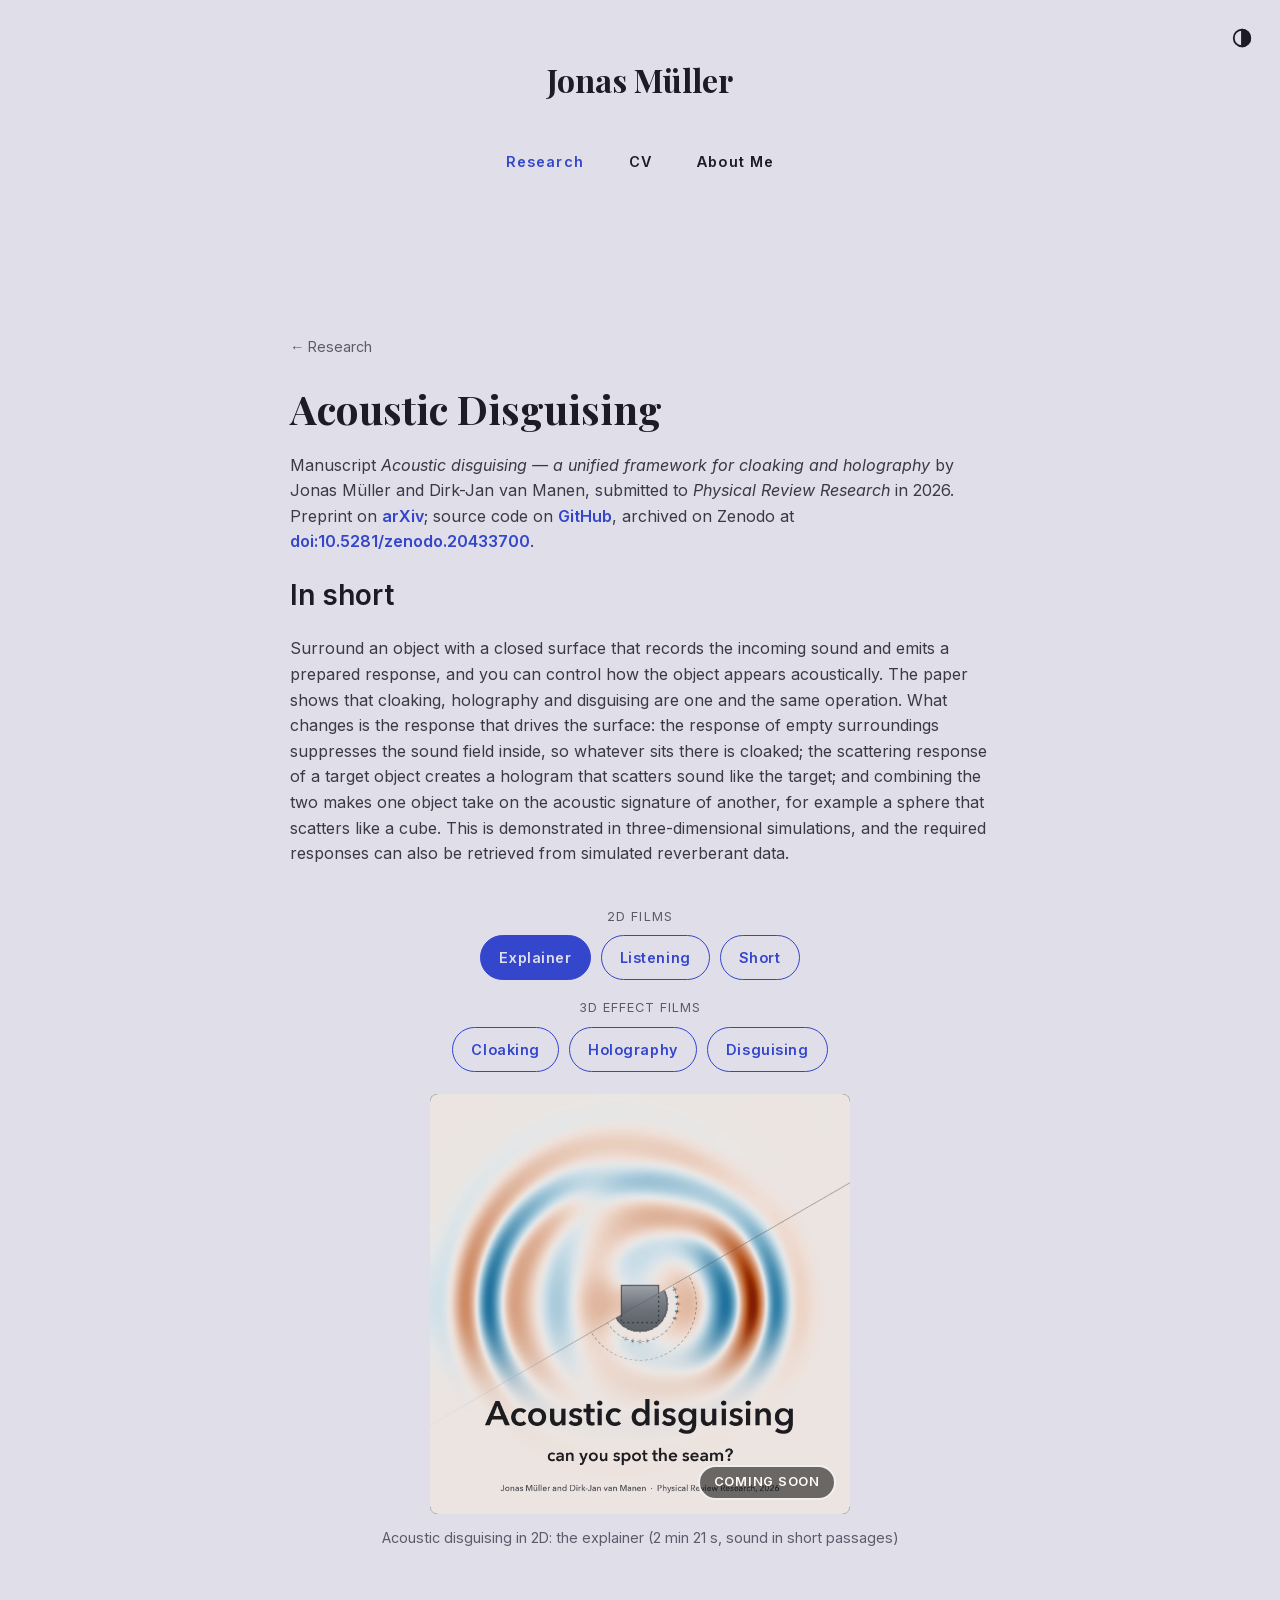
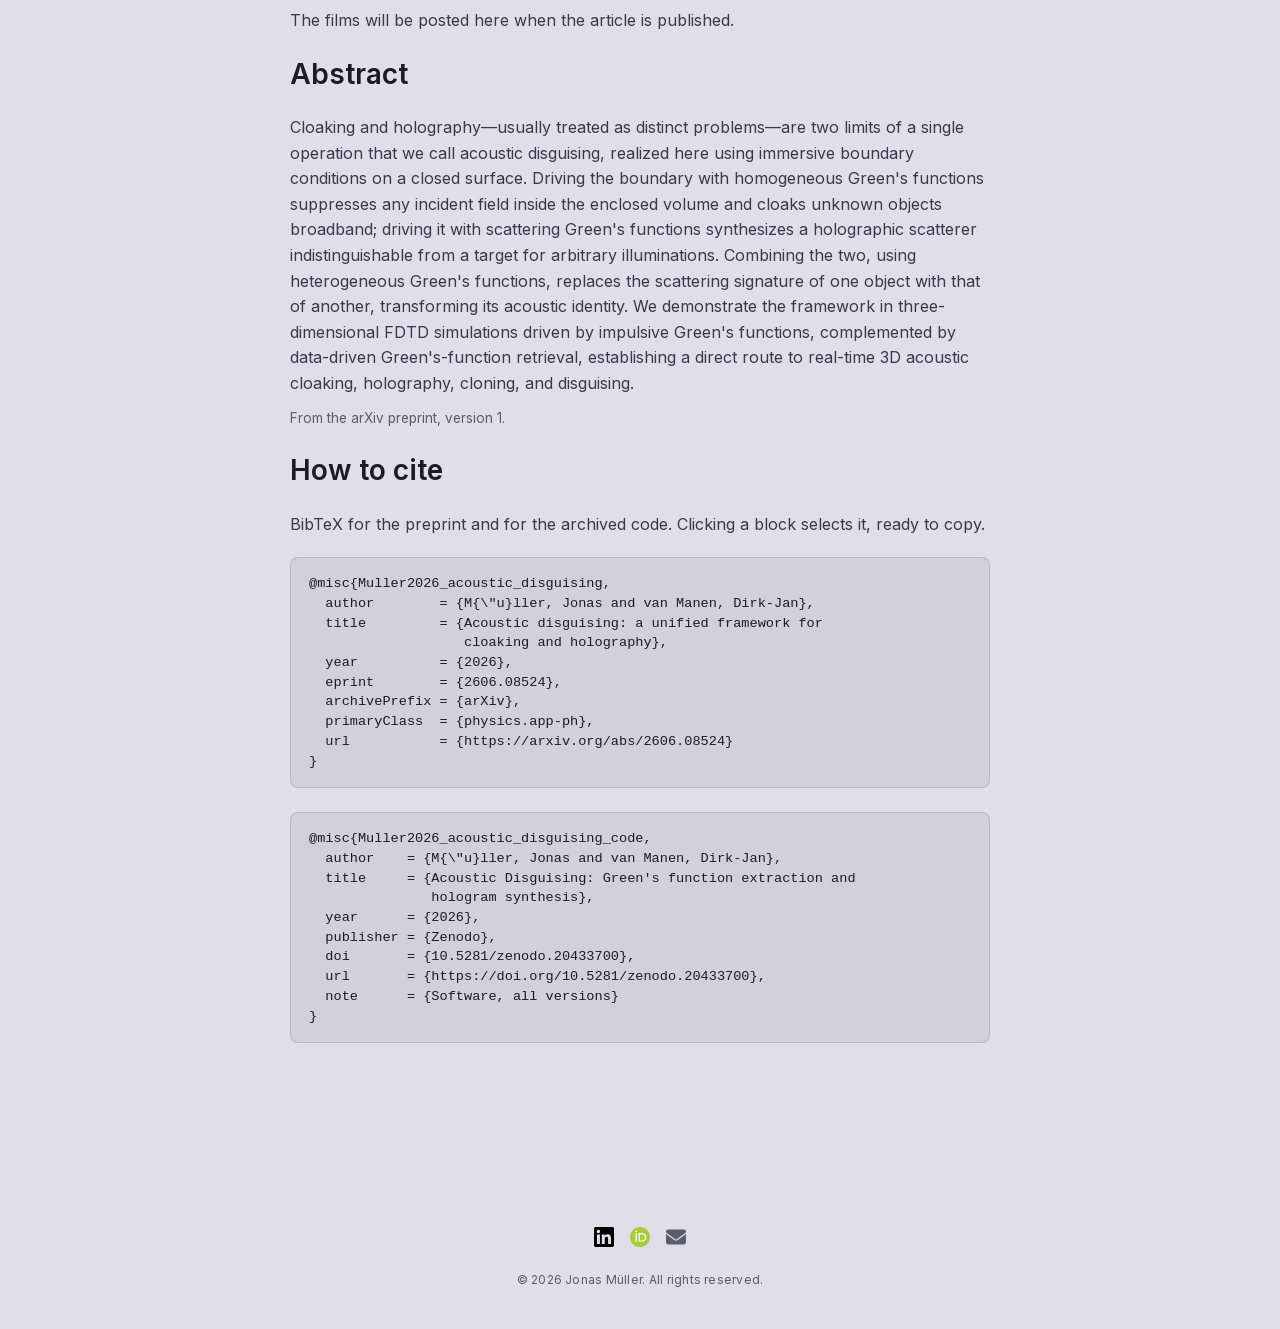
<file: acoustic-disguising.html>
<!DOCTYPE html>
<html lang="en">

<head>
    <meta charset="UTF-8">
    <meta name="viewport" content="width=device-width, initial-scale=1.0">
    <title>Acoustic Disguising – Jonas Müller</title>
    <meta name="description"
        content="Acoustic Disguising — a unified framework for cloaking and holography. Companion code archived on Zenodo; manuscript submitted to Physical Review Research.">
    <link rel="preload" href="fonts/inter-latin.woff2" as="font" type="font/woff2" crossorigin>
    <link rel="preload" href="fonts/playfair-display-700-latin.woff2" as="font" type="font/woff2" crossorigin>
    <link rel="stylesheet" href="style.css">
    <script src="videos.js?v=4" defer></script>
    <link rel="icon" type="image/png" sizes="192x192" href="images/site-icon-192.png">
    <meta name="theme-color" content="#0d0817">
    <script src="theme.js"></script>
    <link rel="canonical" href="https://jmullerresearch.ch/acoustic-disguising.html">
    <!-- Open Graph -->
    <meta property="og:title" content="Acoustic Disguising – Jonas Müller">
    <meta property="og:description"
        content="A unified framework for acoustic cloaking and holography. Companion code (Julia + Python) archived on Zenodo; manuscript submitted to Physical Review Research.">
    <meta property="og:type" content="article">
    <meta property="og:url" content="https://jmullerresearch.ch/acoustic-disguising.html">
    <meta property="og:image" content="https://jmullerresearch.ch/images/og-artwork.jpg">
    <meta property="og:image:width" content="1200">
    <meta property="og:image:height" content="630">
    <meta property="og:image:alt" content="Abstract artwork: overlapping translucent circles in purple and blue around one bright green ring">
    <!-- Twitter Card -->
    <meta name="twitter:card" content="summary_large_image">
    <meta name="twitter:title" content="Acoustic Disguising – Jonas Müller">
    <meta name="twitter:description"
        content="A unified framework for acoustic cloaking and holography. Companion code archived on Zenodo.">
    <meta name="twitter:image" content="https://jmullerresearch.ch/images/og-artwork.jpg">
    <meta name="twitter:image:alt" content="Abstract artwork: overlapping translucent circles in purple and blue around one bright green ring">
    <!-- Structured data: the manuscript behind this page, authored by the site's #person entity -->
    <script type="application/ld+json">
    {
        "@context": "https://schema.org",
        "@type": "ScholarlyArticle",
        "headline": "Acoustic disguising — a unified framework for cloaking and holography",
        "name": "Acoustic disguising — a unified framework for cloaking and holography",
        "author": [
            {
                "@type": "Person",
                "@id": "https://jmullerresearch.ch/#person",
                "name": "Jonas Müller"
            },
            { "@type": "Person", "name": "Dirk-Jan van Manen" }
        ],
        "datePublished": "2026",
        "inLanguage": "en",
        "identifier": {
            "@type": "PropertyValue",
            "propertyID": "DOI",
            "value": "10.5281/zenodo.20433700"
        },
        "sameAs": [
            "https://arxiv.org/abs/2606.08524",
            "https://doi.org/10.5281/zenodo.20433700",
            "https://github.com/Nano560/acoustic-disguising"
        ],
        "url": "https://jmullerresearch.ch/acoustic-disguising.html"
    }
    </script>
</head>

<body class="page-inner">
    <div class="scroll-container">
        <header>
            <p class="site-title"><a href="index.html">Jonas Müller</a></p>
            <nav aria-label="Main">
                <a href="research.html" class="active">Research</a>
                <a href="cv.html">CV</a>
                <a href="about-me.html">About Me</a>
            </nav>
        </header>
        <main>
            <div class="container">
                <p class="back-link"><a href="research.html">← Research</a></p>
                <h1>Acoustic Disguising</h1>
                <p>
                    Manuscript <em>Acoustic disguising — a unified framework for cloaking and holography</em>
                    by Jonas Müller and Dirk-Jan van Manen, submitted to <em>Physical Review Research</em> in 2026.
                    Preprint on
                    <a href="https://arxiv.org/abs/2606.08524" target="_blank">arXiv</a>;
                    source code on
                    <a href="https://github.com/Nano560/acoustic-disguising" target="_blank">GitHub</a>,
                    archived on Zenodo at
                    <a href="https://doi.org/10.5281/zenodo.20433700" target="_blank">doi:10.5281/zenodo.20433700</a>.
                </p>

                <h2>In short</h2>
                <p>
                    Surround an object with a closed surface that records the incoming sound and emits a prepared
                    response, and you can control how the object appears acoustically. The paper shows that cloaking,
                    holography and disguising are one and the same operation. What changes is the response that drives
                    the surface: the response of empty surroundings suppresses the sound field inside, so whatever sits
                    there is cloaked; the scattering response of a target object creates a hologram that scatters sound
                    like the target; and combining the two makes one object take on the acoustic signature of another,
                    for example a sphere that scatters like a cube. This is demonstrated in three-dimensional
                    simulations, and the required responses can also be retrieved from simulated reverberant data.
                </p>

                <div class="video-switcher" data-video-switcher>
                    <figure class="video-item" data-soon data-group="2D films" data-slug="2d-explainer" data-label="Explainer" data-aspect="1/1" style="--video-fit: 0.6"
                        data-poster="images/video-disguising-2d-explainer.jpg" data-poster-light="images/video-disguising-2d-explainer-light.jpg"
                        data-poster-avif="images/video-disguising-2d-explainer.avif" data-poster-light-avif="images/video-disguising-2d-explainer-light.avif">
                        <noscript><picture>
                            <source srcset="images/video-disguising-2d-explainer-light.avif" type="image/avif" media="(prefers-color-scheme: light)">
                            <source srcset="images/video-disguising-2d-explainer-light.jpg" media="(prefers-color-scheme: light)">
                            <source srcset="images/video-disguising-2d-explainer.avif" type="image/avif">
                            <img src="images/video-disguising-2d-explainer.jpg" alt="Poster of the 2D explainer, coming soon"
                                width="1440" height="1440" loading="lazy">
                        </picture></noscript>
                        <figcaption>Acoustic disguising in 2D: the explainer (2 min 21 s, sound in short passages)</figcaption>
                    </figure>
                    <figure class="video-item" data-soon data-group="2D films" data-slug="2d-listening" data-label="Listening" data-aspect="1/1" style="--video-fit: 0.6"
                        data-poster="images/video-disguising-2d-listening.jpg" data-poster-light="images/video-disguising-2d-listening-light.jpg"
                        data-poster-avif="images/video-disguising-2d-listening.avif" data-poster-light-avif="images/video-disguising-2d-listening-light.avif">
                        <noscript><picture>
                            <source srcset="images/video-disguising-2d-listening-light.avif" type="image/avif" media="(prefers-color-scheme: light)">
                            <source srcset="images/video-disguising-2d-listening-light.jpg" media="(prefers-color-scheme: light)">
                            <source srcset="images/video-disguising-2d-listening.avif" type="image/avif">
                            <img src="images/video-disguising-2d-listening.jpg" alt="Poster of the 2D listening film, coming soon"
                                width="1440" height="1440" loading="lazy">
                        </picture></noscript>
                        <figcaption>Acoustic disguising in 2D: listening (1 min 41 s, with sound)</figcaption>
                    </figure>
                    <figure class="video-item" data-soon data-group="2D films" data-slug="2d-short" data-label="Short" data-aspect="9/16" style="--video-fit: 0.6"
                        data-poster="images/video-disguising-2d-short.jpg" data-poster-light="images/video-disguising-2d-short-light.jpg"
                        data-poster-avif="images/video-disguising-2d-short.avif" data-poster-light-avif="images/video-disguising-2d-short-light.avif">
                        <noscript><picture>
                            <source srcset="images/video-disguising-2d-short-light.avif" type="image/avif" media="(prefers-color-scheme: light)">
                            <source srcset="images/video-disguising-2d-short-light.jpg" media="(prefers-color-scheme: light)">
                            <source srcset="images/video-disguising-2d-short.avif" type="image/avif">
                            <img src="images/video-disguising-2d-short.jpg" alt="Poster of the short 2D film, coming soon"
                                width="1440" height="2560" loading="lazy">
                        </picture></noscript>
                        <figcaption>Acoustic disguising in 2D: the short cut (54 s, sound in short passages)</figcaption>
                    </figure>
                    <figure class="video-item" data-soon data-group="3D effect films" data-slug="3d-cloaking" data-label="Cloaking" data-aspect="2/1"
                        data-poster="images/video-disguising-3d-cloaking.jpg"
                        data-poster-avif="images/video-disguising-3d-cloaking.avif">
                        <noscript><picture>
                            <source srcset="images/video-disguising-3d-cloaking.avif" type="image/avif">
                            <img src="images/video-disguising-3d-cloaking.jpg" alt="Poster of the 3D cloaking film, coming soon"
                                width="2160" height="1080" loading="lazy">
                        </picture></noscript>
                        <figcaption>Acoustic disguising in 3D: cloaking, a volume the wave never notices (23 s, no sound; real on the left, hologram on the right)</figcaption>
                    </figure>
                    <figure class="video-item" data-soon data-group="3D effect films" data-slug="3d-holography" data-label="Holography" data-aspect="2/1"
                        data-poster="images/video-disguising-3d-holography.jpg"
                        data-poster-avif="images/video-disguising-3d-holography.avif">
                        <noscript><picture>
                            <source srcset="images/video-disguising-3d-holography.avif" type="image/avif">
                            <img src="images/video-disguising-3d-holography.jpg" alt="Poster of the 3D holography film, coming soon"
                                width="2160" height="1080" loading="lazy">
                        </picture></noscript>
                        <figcaption>Acoustic disguising in 3D: holography, an empty box that echoes like a cube (23 s, no sound; real on the left, hologram on the right)</figcaption>
                    </figure>
                    <figure class="video-item" data-soon data-group="3D effect films" data-slug="3d-disguising" data-label="Disguising" data-aspect="2/1"
                        data-poster="images/video-disguising-3d-disguising.jpg"
                        data-poster-avif="images/video-disguising-3d-disguising.avif">
                        <noscript><picture>
                            <source srcset="images/video-disguising-3d-disguising.avif" type="image/avif">
                            <img src="images/video-disguising-3d-disguising.jpg" alt="Poster of the 3D disguising film, coming soon"
                                width="2160" height="1080" loading="lazy">
                        </picture></noscript>
                        <figcaption>Acoustic disguising in 3D: disguising, a sphere that sounds like a cube (23 s, no sound; real on the left, hologram on the right)</figcaption>
                    </figure>
                </div>
                <p>The films will be posted here when the article is published.</p>

                <h2>Abstract</h2>
                <p>Cloaking and holography—usually treated as distinct problems—are two limits of a single operation that we call acoustic disguising, realized here using immersive boundary conditions on a closed surface. Driving the boundary with homogeneous Green's functions suppresses any incident field inside the enclosed volume and cloaks unknown objects broadband; driving it with scattering Green's functions synthesizes a holographic scatterer indistinguishable from a target for arbitrary illuminations. Combining the two, using heterogeneous Green's functions, replaces the scattering signature of one object with that of another, transforming its acoustic identity. We demonstrate the framework in three-dimensional FDTD simulations driven by impulsive Green's functions, complemented by data-driven Green's-function retrieval, establishing a direct route to real-time 3D acoustic cloaking, holography, cloning, and disguising.</p>
                <p class="source-note">From the arXiv preprint, version 1.</p>

                <h2>How to cite</h2>
                <p>BibTeX for the preprint and for the archived code. Clicking a block selects it, ready to copy.</p>
                <pre class="bibtex">@misc{Muller2026_acoustic_disguising,
  author        = {M{\"u}ller, Jonas and van Manen, Dirk-Jan},
  title         = {Acoustic disguising: a unified framework for
                   cloaking and holography},
  year          = {2026},
  eprint        = {2606.08524},
  archivePrefix = {arXiv},
  primaryClass  = {physics.app-ph},
  url           = {https://arxiv.org/abs/2606.08524}
}</pre>
                <pre class="bibtex">@misc{Muller2026_acoustic_disguising_code,
  author    = {M{\"u}ller, Jonas and van Manen, Dirk-Jan},
  title     = {Acoustic Disguising: Green's function extraction and
               hologram synthesis},
  year      = {2026},
  publisher = {Zenodo},
  doi       = {10.5281/zenodo.20433700},
  url       = {https://doi.org/10.5281/zenodo.20433700},
  note      = {Software, all versions}
}</pre>
            </div>
        </main>

        <footer>
            <div class="social-links">
                <a href="https://www.linkedin.com/in/muellerjonas0/" target="_blank" aria-label="LinkedIn profile">
                    <img src="images/icons/linkedin.svg" alt="LinkedIn"
                        class="icon-invert">
                </a>
                <a href="https://orcid.org/0000-0003-4530-2486" target="_blank" aria-label="ORCID profile">
                    <img src="images/icons/orcid.png" alt="ORCID">
                </a>
                <a href="mailto:jmuller.research@gmail.com?subject=A%20wave%20about%20Acoustic%20Disguising%20%F0%9F%91%8B&amp;body=Hi%20Jonas%2C%0D%0A%0D%0ASending%20a%20wave%20your%20way%3A%0D%0A%0D%0A%0D%0A%0D%0ACuriously%20yours%2C%0D%0A" aria-label="Send email">
                    <svg class="icon-envelope" xmlns="http://www.w3.org/2000/svg" viewBox="0 0 512 512"
                        fill="currentColor">
                        <path
                            d="M48 64C21.5 64 0 85.5 0 112c0 15.1 7.1 29.3 19.2 38.4L236.8 313.6c11.4 8.5 27 8.5 38.4 0L492.8 150.4c12.1-9.1 19.2-23.3 19.2-38.4c0-26.5-21.5-48-48-48H48zM0 176V384c0 35.3 28.7 64 64 64H448c35.3 0 64-28.7 64-64V176L294.4 339.2c-22.8 17.1-54 17.1-76.8 0L0 176z" />
                    </svg>
                </a>
            </div>
            <small class="copyright">&copy; 2026 Jonas Müller. All rights reserved.</small>
        </footer>
    </div>

    <script data-goatcounter="https://jmullerresearch.goatcounter.com/count"
        async src="//gc.zgo.at/count.js"></script>
</body>

</html>
</file>
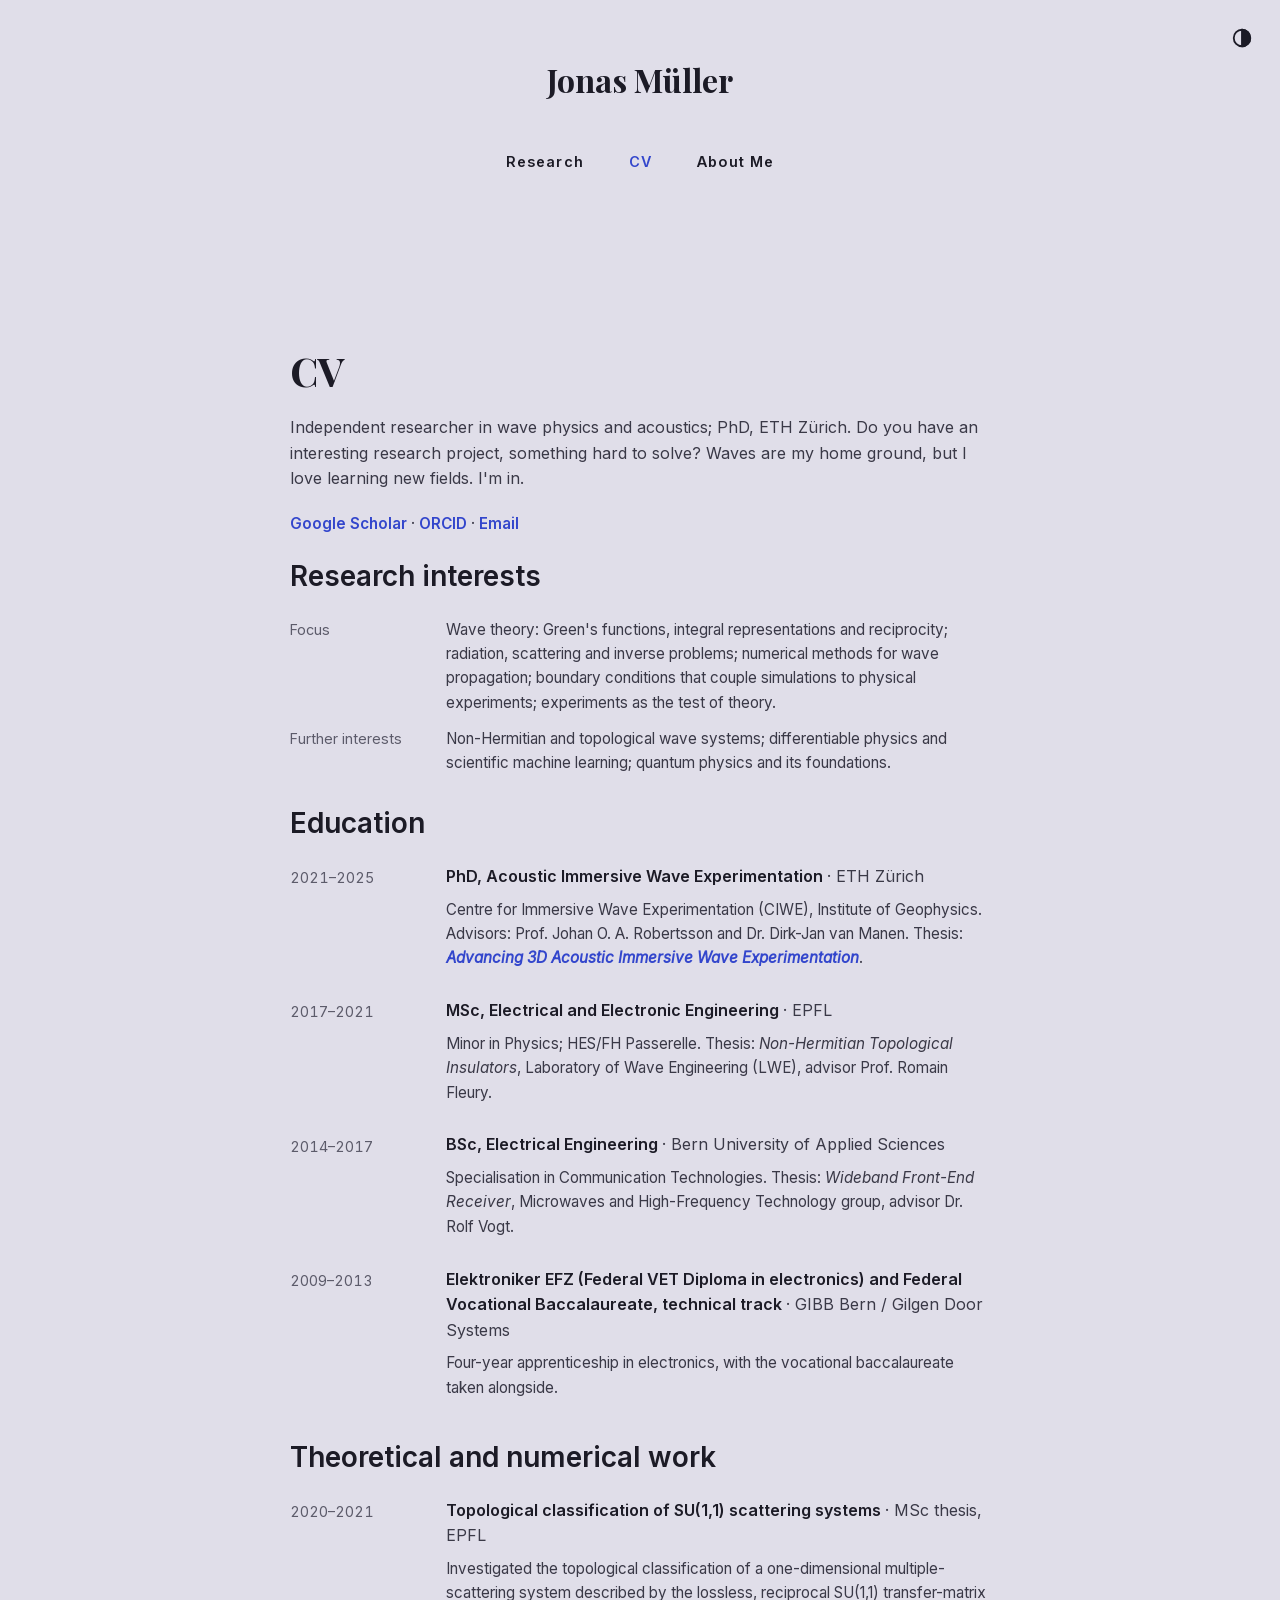
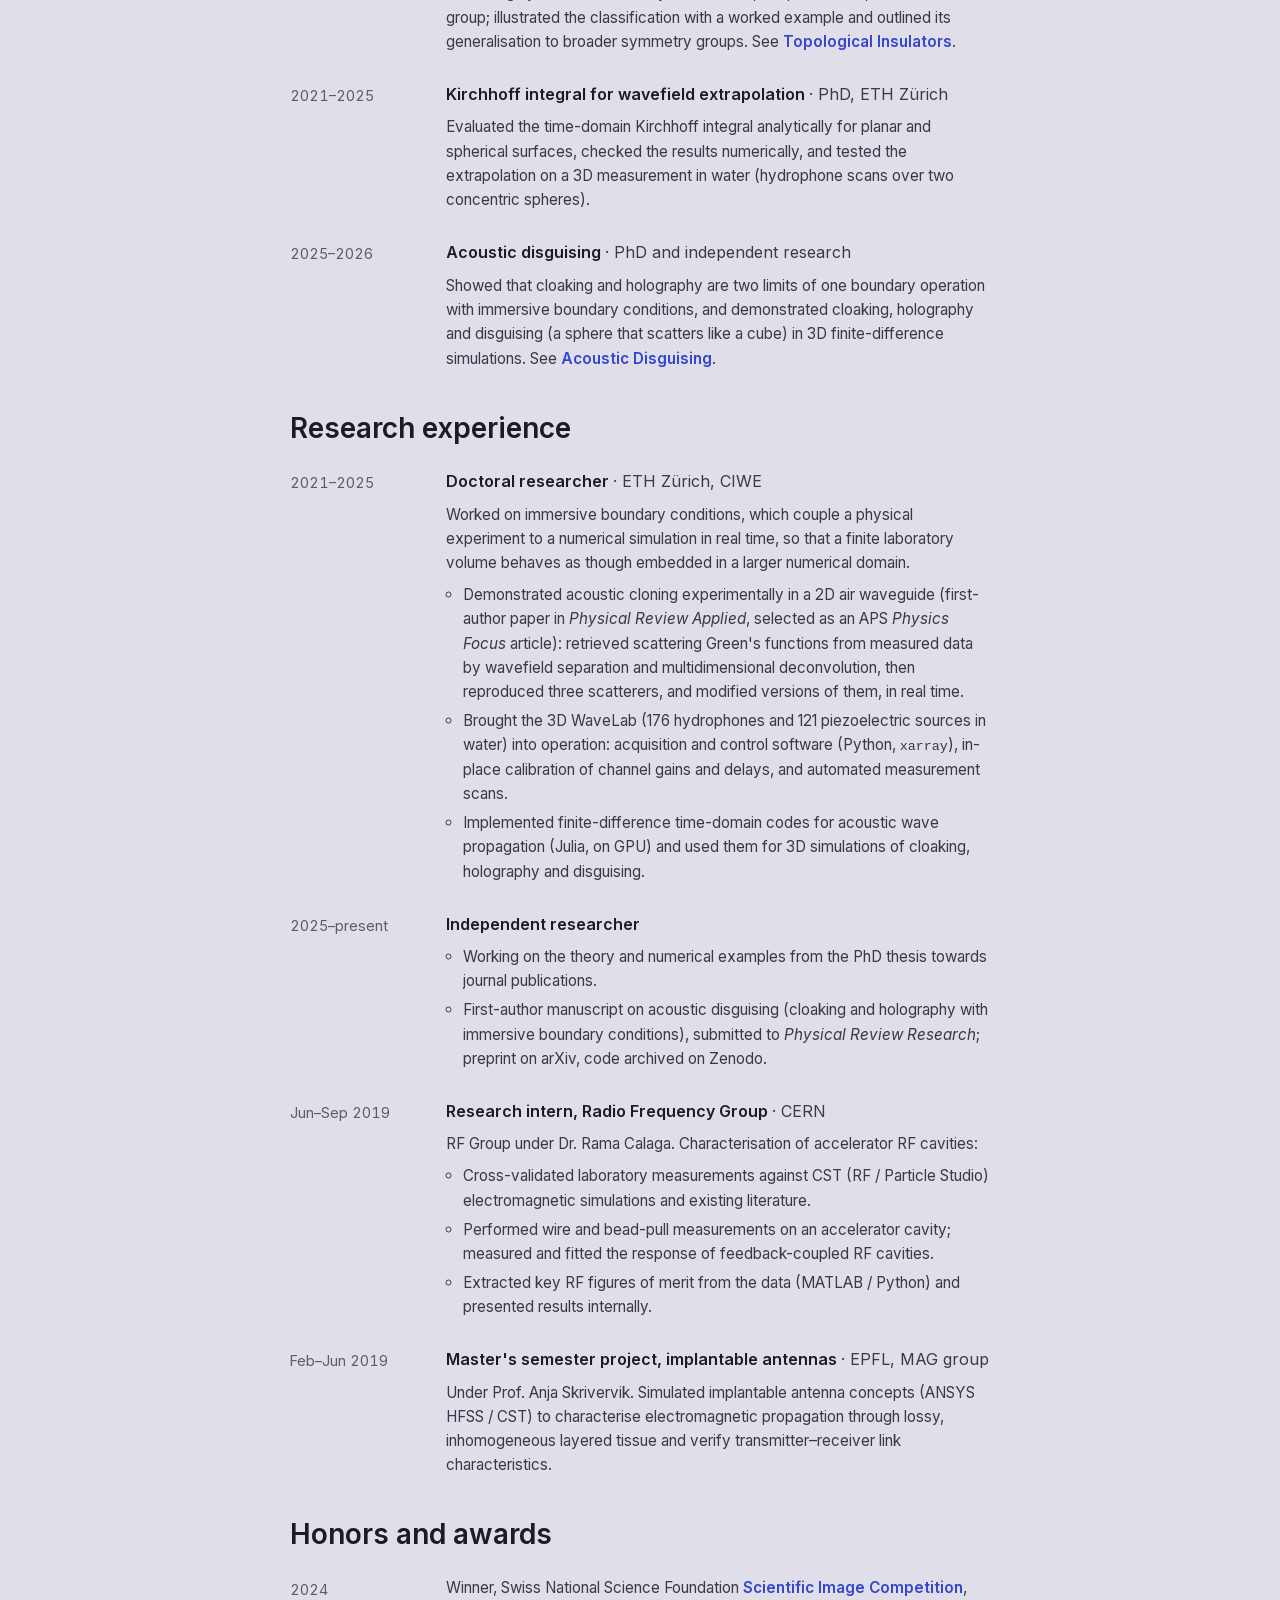
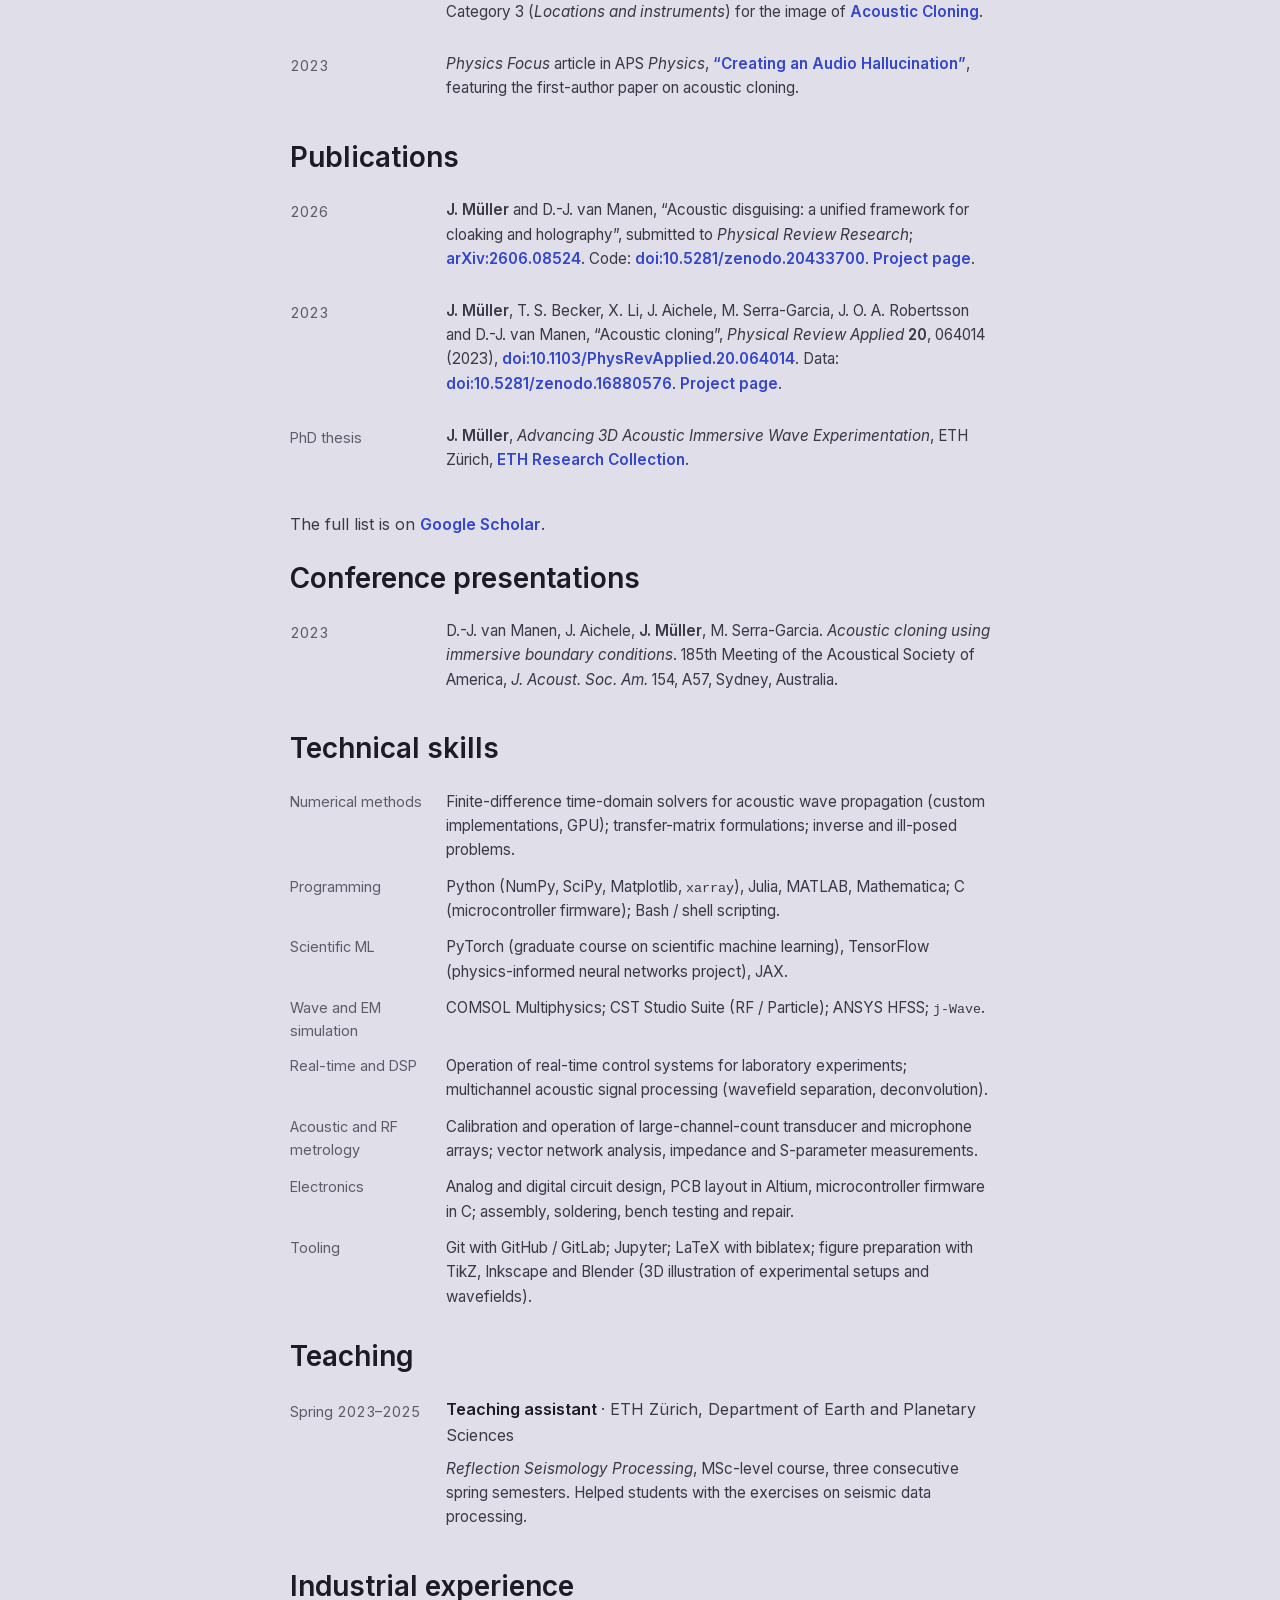
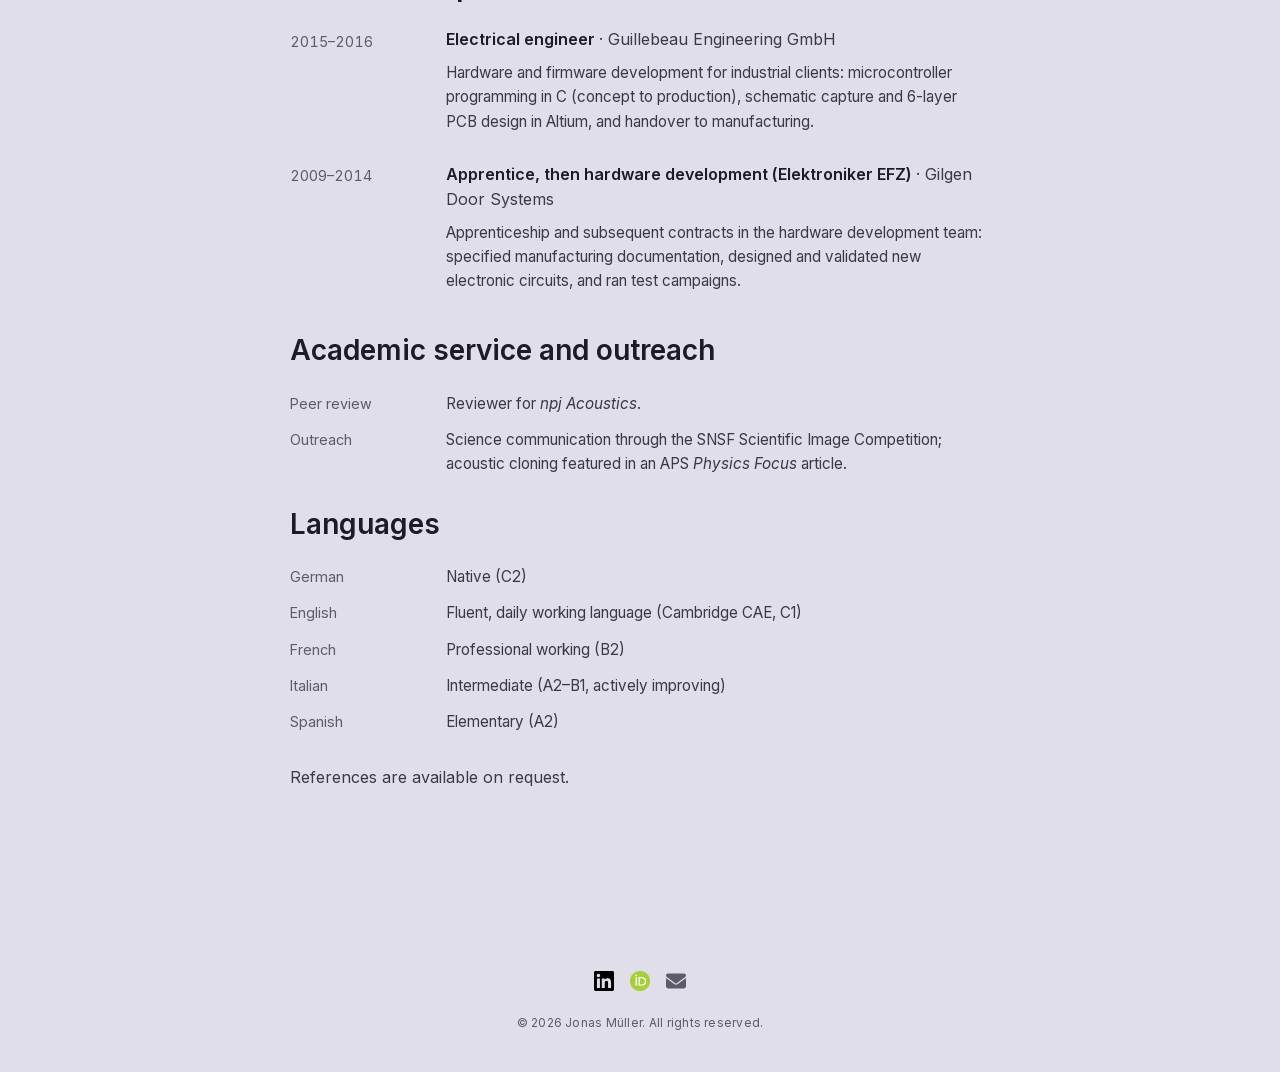
<file: cv.html>
<!DOCTYPE html>
<html lang="en">

<head>
    <meta charset="UTF-8">
    <meta name="viewport" content="width=device-width, initial-scale=1.0">
    <title>CV – Jonas Müller</title>
    <meta name="description"
        content="Curriculum vitae of Jonas Müller, independent researcher in wave physics and acoustics (PhD, ETH Zürich): education, research experience, publications, awards and skills.">
    <link rel="preload" href="fonts/inter-latin.woff2" as="font" type="font/woff2" crossorigin>
    <link rel="preload" href="fonts/playfair-display-700-latin.woff2" as="font" type="font/woff2" crossorigin>
    <link rel="stylesheet" href="style.css">
    <link rel="icon" type="image/png" sizes="192x192" href="images/site-icon-192.png">
    <meta name="theme-color" content="#0d0817">
    <script src="theme.js"></script>
    <link rel="canonical" href="https://jmullerresearch.ch/cv.html">
    <!-- Open Graph -->
    <meta property="og:title" content="CV – Jonas Müller">
    <meta property="og:description"
        content="Curriculum vitae of Jonas Müller, independent researcher in wave physics and acoustics (PhD, ETH Zürich).">
    <meta property="og:type" content="profile">
    <meta property="og:url" content="https://jmullerresearch.ch/cv.html">
    <meta property="og:image" content="https://jmullerresearch.ch/images/og-artwork.jpg">
    <meta property="og:image:width" content="1200">
    <meta property="og:image:height" content="630">
    <meta property="og:image:alt" content="Abstract artwork: overlapping translucent circles in purple and blue around one bright green ring">
    <!-- Twitter Card -->
    <meta name="twitter:card" content="summary_large_image">
    <meta name="twitter:title" content="CV – Jonas Müller">
    <meta name="twitter:description"
        content="Curriculum vitae of Jonas Müller, independent researcher in wave physics and acoustics (PhD, ETH Zürich).">
    <meta name="twitter:image" content="https://jmullerresearch.ch/images/og-artwork.jpg">
    <meta name="twitter:image:alt" content="Abstract artwork: overlapping translucent circles in purple and blue around one bright green ring">
    <!-- Structured data: this page is the profile page of the site's #person entity -->
    <script type="application/ld+json">
    {
        "@context": "https://schema.org",
        "@type": "ProfilePage",
        "url": "https://jmullerresearch.ch/cv.html",
        "name": "CV – Jonas Müller",
        "dateModified": "2026-10-30",
        "mainEntity": { "@id": "https://jmullerresearch.ch/#person" }
    }
    </script>
</head>

<body class="page-inner">
    <div class="scroll-container">
        <header>
            <p class="site-title"><a href="index.html">Jonas Müller</a></p>
            <nav aria-label="Main">
                <a href="research.html">Research</a>
                <a href="cv.html" class="active" aria-current="page">CV</a>
                <a href="about-me.html">About Me</a>
            </nav>
        </header>
        <main>
            <div class="container">
                <h1>CV</h1>
                <p>
                    Independent researcher in wave physics and acoustics; PhD, ETH Zürich.
                    Do you have an interesting research project, something hard to solve? Waves are my home
                    ground, but I love learning new fields. I'm in.
                </p>
                <p class="cv-links">
                    <a href="https://scholar.google.com/citations?user=Rhy1rKsAAAAJ" target="_blank">Google Scholar</a> ·
                    <a href="https://orcid.org/0000-0003-4530-2486" target="_blank">ORCID</a> ·
                    <a href="mailto:jmuller.research@gmail.com?subject=Hello%20from%20jmullerresearch.ch&amp;body=Hi%20Jonas%2C%0D%0A%0D%0A%0D%0A%0D%0ABest%20regards%2C%0D%0A">Email</a>
                </p>

                <h2>Research interests</h2>
                <dl class="cv-skills">
                    <dt>Focus</dt>
                    <dd>Wave theory: Green's functions, integral representations and reciprocity; radiation,
                        scattering and inverse problems; numerical methods for wave propagation; boundary conditions
                        that couple simulations to physical experiments; experiments as the test of theory.</dd>
                    <dt>Further interests</dt>
                    <dd>Non-Hermitian and topological wave systems; differentiable physics and scientific machine
                        learning; quantum physics and its foundations.</dd>
                </dl>

                <h2>Education</h2>
                <ol class="cv-list">
                    <li>
                        <span class="cv-when">2021–2025</span>
                        <div class="cv-what">
                            <p class="cv-title">PhD, Acoustic Immersive Wave Experimentation <span class="cv-where">ETH
                                    Zürich</span></p>
                            <p>
                                <a class="cv-org" href="https://mge.ethz.ch/research/centre-immersive.html" target="_blank">Centre for Immersive Wave Experimentation (CIWE)</a>, Institute of Geophysics.
                                Advisors:
                                Prof. Johan O. A. Robertsson and Dr. Dirk-Jan van Manen. Thesis: <a
                                    href="https://www.research-collection.ethz.ch/entities/publication/2ec53a10-cf0d-4cfa-80e9-8823486e0047"
                                    target="_blank"><em>Advancing 3D Acoustic Immersive Wave Experimentation</em></a>.
                            </p>
                        </div>
                    </li>
                    <li>
                        <span class="cv-when">2017–2021</span>
                        <div class="cv-what">
                            <p class="cv-title">MSc, Electrical and Electronic Engineering <span
                                    class="cv-where"><a class="cv-org" href="https://www.epfl.ch/en/" target="_blank">EPFL</a></span></p>
                            <p>
                                Minor in Physics; HES/FH Passerelle. Thesis: <em>Non-Hermitian Topological Insulators</em>,
                                <a class="cv-org" href="https://www.epfl.ch/labs/lwe/" target="_blank">Laboratory of Wave Engineering (LWE)</a>, advisor Prof. Romain Fleury.
                            </p>
                        </div>
                    </li>
                    <li>
                        <span class="cv-when">2014–2017</span>
                        <div class="cv-what">
                            <p class="cv-title">BSc, Electrical Engineering <span class="cv-where"><a class="cv-org" href="https://www.bfh.ch/en/" target="_blank">Bern University of Applied Sciences</a></span></p>
                            <p>
                                Specialisation in Communication Technologies. Thesis: <em>Wideband Front-End
                                    Receiver</em>, Microwaves and High-Frequency Technology group, advisor Dr. Rolf
                                Vogt.
                            </p>
                        </div>
                    </li>
                    <li>
                        <span class="cv-when">2009–2013</span>
                        <div class="cv-what">
                            <p class="cv-title"><span lang="de">Elektroniker EFZ</span> (Federal VET Diploma in
                                electronics) and Federal Vocational Baccalaureate, technical track <span
                                    class="cv-where"><a class="cv-org" href="https://www.gibb.ch/" target="_blank">GIBB Bern</a> / Gilgen Door Systems</span></p>
                            <p>Four-year apprenticeship in electronics, with the vocational baccalaureate taken
                                alongside.</p>
                        </div>
                    </li>
                </ol>

                <h2>Theoretical and numerical work</h2>
                <ol class="cv-list">
                    <li>
                        <span class="cv-when">2020–2021</span>
                        <div class="cv-what">
                            <p class="cv-title">Topological classification of SU(1,1) scattering systems <span
                                    class="cv-where">MSc thesis, EPFL</span></p>
                            <p>
                                Investigated the topological classification of a one-dimensional multiple-scattering
                                system described by the lossless, reciprocal SU(1,1) transfer-matrix group; illustrated
                                the classification with a worked example and outlined its generalisation to broader
                                symmetry groups. See <a href="topological-insulators.html">Topological Insulators</a>.
                            </p>
                        </div>
                    </li>
                    <li>
                        <span class="cv-when">2021–2025</span>
                        <div class="cv-what">
                            <p class="cv-title">Kirchhoff integral for wavefield extrapolation <span
                                    class="cv-where">PhD, ETH Zürich</span></p>
                            <p>
                                Evaluated the time-domain Kirchhoff integral analytically for planar and spherical
                                surfaces, checked the results numerically, and tested the extrapolation on a 3D
                                measurement in water (hydrophone scans over two concentric spheres).
                            </p>
                        </div>
                    </li>
                    <li>
                        <span class="cv-when">2025–2026</span>
                        <div class="cv-what">
                            <p class="cv-title">Acoustic disguising <span class="cv-where">PhD and independent
                                    research</span></p>
                            <p>
                                Showed that cloaking and holography are two limits of one boundary
                                operation with immersive boundary conditions, and demonstrated cloaking, holography and
                                disguising (a sphere that scatters like a cube) in 3D finite-difference simulations. See
                                <a href="acoustic-disguising.html">Acoustic Disguising</a>.
                            </p>
                        </div>
                    </li>
                </ol>

                <h2>Research experience</h2>
                <ol class="cv-list">
                    <li>
                        <span class="cv-when">2021–2025</span>
                        <div class="cv-what">
                            <p class="cv-title">Doctoral researcher <span class="cv-where">ETH Zürich, CIWE</span></p>
                            <p>
                                Worked on immersive boundary conditions, which couple a physical experiment to a
                                numerical simulation in real time, so that a finite laboratory volume behaves as though
                                embedded in a larger numerical domain.
                            </p>
                            <ul>
                                <li>Demonstrated acoustic cloning experimentally in a 2D air waveguide (first-author
                                    paper in <em>Physical Review Applied</em>, selected as an APS <em>Physics
                                        Focus</em> article): retrieved scattering Green's functions from measured data by
                                    wavefield separation and multidimensional deconvolution, then reproduced three
                                    scatterers, and modified versions of them, in real time.</li>
                                <li>Brought the 3D WaveLab (176 hydrophones and 121 piezoelectric sources in water)
                                    into operation: acquisition and control software (Python, <code>xarray</code>),
                                    in-place calibration of channel gains and delays, and automated measurement
                                    scans.</li>
                                <li>Implemented finite-difference time-domain codes for acoustic wave propagation
                                    (Julia, on GPU) and used them for 3D simulations of cloaking, holography and
                                    disguising.</li>
                            </ul>
                        </div>
                    </li>
                    <li>
                        <span class="cv-when">2025–present</span>
                        <div class="cv-what">
                            <p class="cv-title">Independent researcher</p>
                            <ul>
                                <li>Working on the theory and numerical examples from the PhD thesis towards journal
                                    publications.</li>
                                <li>First-author manuscript on acoustic disguising (cloaking and holography with
                                    immersive boundary conditions), submitted to <em>Physical Review Research</em>;
                                    preprint on arXiv, code archived on Zenodo.</li>
                            </ul>
                        </div>
                    </li>
                    <li>
                        <span class="cv-when">Jun–Sep 2019</span>
                        <div class="cv-what">
                            <p class="cv-title">Research intern, Radio Frequency Group <span
                                    class="cv-where"><a class="cv-org" href="https://home.cern/" target="_blank">CERN</a></span></p>
                            <p>RF Group under Dr. Rama Calaga. Characterisation of accelerator RF cavities:</p>
                            <ul>
                                <li>Cross-validated laboratory measurements against CST (RF / Particle Studio)
                                    electromagnetic simulations and existing literature.</li>
                                <li>Performed wire and bead-pull measurements on an accelerator cavity; measured and
                                    fitted the response of feedback-coupled RF cavities.</li>
                                <li>Extracted key RF figures of merit from the data (MATLAB / Python) and presented
                                    results internally.</li>
                            </ul>
                        </div>
                    </li>
                    <li>
                        <span class="cv-when">Feb–Jun 2019</span>
                        <div class="cv-what">
                            <p class="cv-title">Master's semester project, implantable antennas <span
                                    class="cv-where"><a class="cv-org" href="https://www.epfl.ch/labs/mag/" target="_blank">EPFL, MAG group</a></span></p>
                            <p>
                                Under Prof. Anja Skrivervik. Simulated implantable antenna concepts (ANSYS HFSS / CST)
                                to characterise electromagnetic propagation through lossy, inhomogeneous layered tissue
                                and verify transmitter–receiver link characteristics.
                            </p>
                        </div>
                    </li>
                </ol>

                <h2>Honors and awards</h2>
                <ol class="cv-list">
                    <li>
                        <span class="cv-when">2024</span>
                        <div class="cv-what">
                            <p>
                                Winner, Swiss National Science Foundation <a
                                    href="https://www.flickr.com/photos/snsf_image_competition/albums/72177720316236389/"
                                    target="_blank">Scientific Image Competition</a>, Category 3 (<em>Locations and
                                    instruments</em>) for the image of <a href="acoustic-cloning.html">Acoustic
                                    Cloning</a>.
                            </p>
                        </div>
                    </li>
                    <li>
                        <span class="cv-when">2023</span>
                        <div class="cv-what">
                            <p>
                                <em>Physics Focus</em> article in APS <em>Physics</em>, <a
                                    href="https://physics.aps.org/articles/v16/206" target="_blank">“Creating an Audio
                                    Hallucination”</a>, featuring the first-author paper on acoustic cloning.
                            </p>
                        </div>
                    </li>
                </ol>

                <h2>Publications</h2>
                <ol class="cv-list">
                    <li>
                        <span class="cv-when">2026</span>
                        <div class="cv-what">
                            <p>
                                <strong>J. Müller</strong> and D.-J. van Manen, “Acoustic disguising: a unified
                                framework for cloaking and holography”, submitted to <em>Physical Review Research</em>;
                                <a href="https://arxiv.org/abs/2606.08524" target="_blank">arXiv:2606.08524</a>. Code:
                                <a href="https://doi.org/10.5281/zenodo.20433700"
                                    target="_blank">doi:10.5281/zenodo.20433700</a>.
                                <a href="acoustic-disguising.html">Project page</a>.
                            </p>
                        </div>
                    </li>
                    <li>
                        <span class="cv-when">2023</span>
                        <div class="cv-what">
                            <p>
                                <strong>J. Müller</strong>, T. S. Becker, X. Li, J. Aichele, M. Serra-Garcia,
                                J. O. A. Robertsson and D.-J. van Manen, “Acoustic cloning”,
                                <em>Physical Review Applied</em> <strong>20</strong>, 064014 (2023),
                                <a href="https://doi.org/10.1103/PhysRevApplied.20.064014"
                                    target="_blank">doi:10.1103/PhysRevApplied.20.064014</a>. Data:
                                <a href="https://doi.org/10.5281/zenodo.16880576"
                                    target="_blank">doi:10.5281/zenodo.16880576</a>.
                                <a href="acoustic-cloning.html">Project page</a>.
                            </p>
                        </div>
                    </li>
                    <li>
                        <span class="cv-when">PhD thesis</span>
                        <div class="cv-what">
                            <p>
                                <strong>J. Müller</strong>, <em>Advancing 3D Acoustic Immersive Wave
                                    Experimentation</em>, ETH Zürich, <a
                                    href="https://www.research-collection.ethz.ch/entities/publication/2ec53a10-cf0d-4cfa-80e9-8823486e0047"
                                    target="_blank">ETH Research Collection</a>.
                            </p>
                        </div>
                    </li>
                </ol>
                <p>The full list is on <a href="https://scholar.google.com/citations?user=Rhy1rKsAAAAJ"
                        target="_blank">Google Scholar</a>.</p>

                <h2>Conference presentations</h2>
                <ol class="cv-list">
                    <li>
                        <span class="cv-when">2023</span>
                        <div class="cv-what">
                            <p>
                                D.-J. van Manen, J. Aichele, <strong>J. Müller</strong>, M. Serra-Garcia.
                                <em>Acoustic cloning using immersive boundary conditions</em>. 185th Meeting of the
                                Acoustical Society of America, <em>J. Acoust. Soc. Am.</em> 154, A57, Sydney,
                                Australia.
                            </p>
                        </div>
                    </li>
                </ol>

                <h2>Technical skills</h2>
                <dl class="cv-skills">
                    <dt>Numerical methods</dt>
                    <dd>Finite-difference time-domain solvers for acoustic wave propagation (custom
                        implementations, GPU); transfer-matrix formulations; inverse and ill-posed problems.</dd>
                    <dt>Programming</dt>
                    <dd>Python (NumPy, SciPy, Matplotlib, <code>xarray</code>), Julia, MATLAB, Mathematica; C
                        (microcontroller firmware); Bash / shell scripting.</dd>
                    <dt>Scientific ML</dt>
                    <dd>PyTorch (graduate course on scientific machine learning), TensorFlow (physics-informed
                        neural networks project), JAX.</dd>
                    <dt>Wave and EM simulation</dt>
                    <dd>COMSOL Multiphysics; CST Studio Suite (RF / Particle); ANSYS HFSS; <code>j-Wave</code>.</dd>
                    <dt>Real-time and DSP</dt>
                    <dd>Operation of real-time control systems for laboratory experiments; multichannel acoustic signal
                        processing (wavefield separation, deconvolution).</dd>
                    <dt>Acoustic and RF metrology</dt>
                    <dd>Calibration and operation of large-channel-count transducer and microphone arrays; vector
                        network analysis, impedance and S-parameter measurements.</dd>
                    <dt>Electronics</dt>
                    <dd>Analog and digital circuit design, PCB layout in Altium, microcontroller firmware in C;
                        assembly, soldering, bench testing and repair.</dd>
                    <dt>Tooling</dt>
                    <dd>Git with GitHub / GitLab; Jupyter; LaTeX with biblatex; figure preparation with TikZ,
                        Inkscape and Blender (3D illustration of experimental setups and wavefields).</dd>
                </dl>

                <h2>Teaching</h2>
                <ol class="cv-list">
                    <li>
                        <span class="cv-when">Spring 2023–2025</span>
                        <div class="cv-what">
                            <p class="cv-title">Teaching assistant <span class="cv-where">ETH Zürich, Department of
                                    Earth and Planetary Sciences</span></p>
                            <p>
                                <em>Reflection Seismology Processing</em>, MSc-level course,
                                three consecutive spring semesters. Helped students with the exercises on seismic data
                                processing.
                            </p>
                        </div>
                    </li>
                </ol>

                <h2>Industrial experience</h2>
                <ol class="cv-list">
                    <li>
                        <span class="cv-when">2015–2016</span>
                        <div class="cv-what">
                            <p class="cv-title">Electrical engineer <span class="cv-where"><a class="cv-org" href="https://www.guillebeau-engineering.ch/" target="_blank">Guillebeau Engineering GmbH</a></span></p>
                            <p>
                                Hardware and firmware development for industrial clients: microcontroller programming
                                in C (concept to production), schematic capture and 6-layer PCB design in Altium, and
                                handover to manufacturing.
                            </p>
                        </div>
                    </li>
                    <li>
                        <span class="cv-when">2009–2014</span>
                        <div class="cv-what">
                            <p class="cv-title">Apprentice, then hardware development (<span lang="de">Elektroniker
                                    EFZ</span>) <span class="cv-where"><a class="cv-org" href="https://www.gilgendoorsystems.com/en/" target="_blank">Gilgen Door Systems</a></span></p>
                            <p>
                                Apprenticeship and subsequent contracts in the hardware development team: specified
                                manufacturing documentation, designed and validated new electronic circuits, and
                                ran test campaigns.
                            </p>
                        </div>
                    </li>
                </ol>

                <h2>Academic service and outreach</h2>
                <dl class="cv-skills">
                    <dt>Peer review</dt>
                    <dd>Reviewer for <a class="cv-org" href="https://www.nature.com/npjacoustics/" target="_blank"><em>npj Acoustics</em></a>.</dd>
                    <dt>Outreach</dt>
                    <dd>Science communication through the SNSF Scientific Image Competition; acoustic cloning featured
                        in an APS <em>Physics Focus</em> article.</dd>
                </dl>

                <h2>Languages</h2>
                <dl class="cv-skills">
                    <dt>German</dt>
                    <dd>Native (C2)</dd>
                    <dt>English</dt>
                    <dd>Fluent, daily working language (Cambridge CAE, C1)</dd>
                    <dt>French</dt>
                    <dd>Professional working (B2)</dd>
                    <dt>Italian</dt>
                    <dd>Intermediate (A2–B1, actively improving)</dd>
                    <dt>Spanish</dt>
                    <dd>Elementary (A2)</dd>
                </dl>
                <p>References are available on request.</p>
            </div>
        </main>

        <footer>
            <div class="social-links">
                <a href="https://www.linkedin.com/in/muellerjonas0/" target="_blank" aria-label="LinkedIn profile">
                    <img src="images/icons/linkedin.svg" alt="LinkedIn"
                        class="icon-invert">
                </a>
                <a href="https://orcid.org/0000-0003-4530-2486" target="_blank" aria-label="ORCID profile">
                    <img src="images/icons/orcid.png" alt="ORCID">
                </a>
                <a href="mailto:jmuller.research@gmail.com?subject=Hello%20from%20jmullerresearch.ch&amp;body=Hi%20Jonas%2C%0D%0A%0D%0A%0D%0A%0D%0ABest%20regards%2C%0D%0A" aria-label="Send email">
                    <svg class="icon-envelope" xmlns="http://www.w3.org/2000/svg" viewBox="0 0 512 512"
                        fill="currentColor">
                        <path
                            d="M48 64C21.5 64 0 85.5 0 112c0 15.1 7.1 29.3 19.2 38.4L236.8 313.6c11.4 8.5 27 8.5 38.4 0L492.8 150.4c12.1-9.1 19.2-23.3 19.2-38.4c0-26.5-21.5-48-48-48H48zM0 176V384c0 35.3 28.7 64 64 64H448c35.3 0 64-28.7 64-64V176L294.4 339.2c-22.8 17.1-54 17.1-76.8 0L0 176z" />
                    </svg>
                </a>
            </div>
            <small class="copyright">&copy; 2026 Jonas Müller. All rights reserved.</small>
        </footer>
    </div>

    <script data-goatcounter="https://jmullerresearch.goatcounter.com/count"
        async src="//gc.zgo.at/count.js"></script>
</body>

</html>
</file>
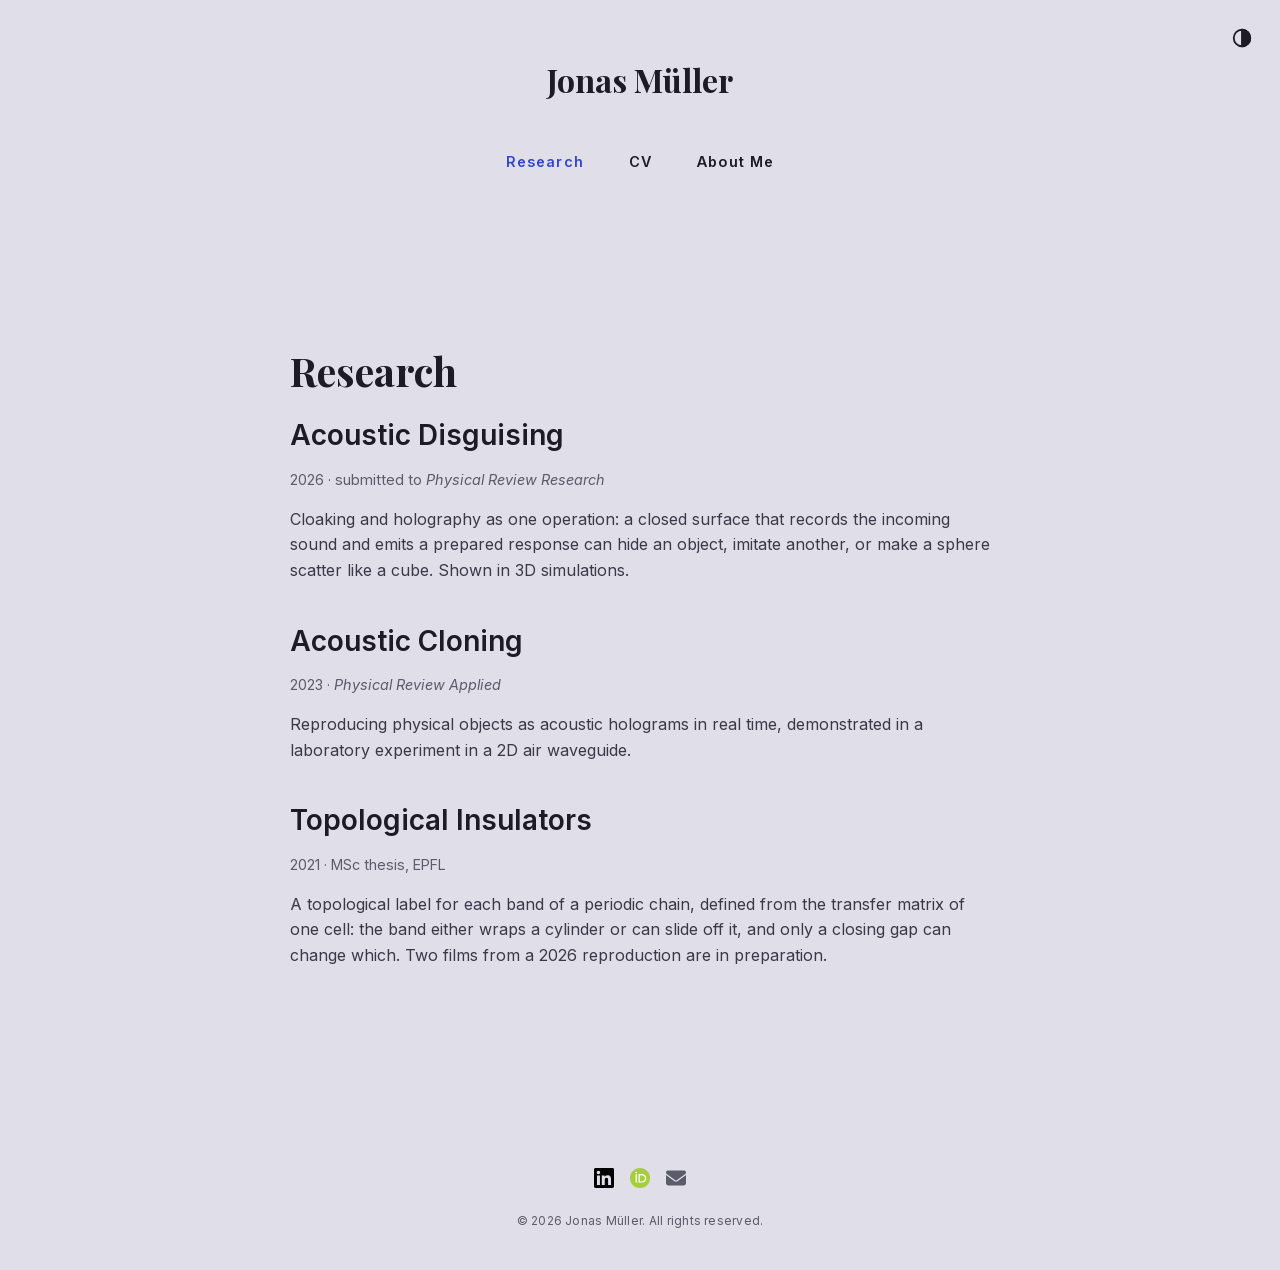
<file: research.html>
<!DOCTYPE html>
<html lang="en">

<head>
    <meta charset="UTF-8">
    <meta name="viewport" content="width=device-width, initial-scale=1.0">
    <title>Research – Jonas Müller</title>
    <meta name="description"
        content="Research by Jonas Müller: acoustic disguising, acoustic cloning and immersive boundary conditions. Papers, videos, data and code, one page per topic.">
    <link rel="preload" href="fonts/inter-latin.woff2" as="font" type="font/woff2" crossorigin>
    <link rel="preload" href="fonts/playfair-display-700-latin.woff2" as="font" type="font/woff2" crossorigin>
    <link rel="stylesheet" href="style.css">
    <link rel="icon" type="image/png" sizes="192x192" href="images/site-icon-192.png">
    <meta name="theme-color" content="#0d0817">
    <script src="theme.js"></script>
    <link rel="canonical" href="https://jmullerresearch.ch/research.html">
    <!-- Open Graph -->
    <meta property="og:title" content="Research – Jonas Müller">
    <meta property="og:description"
        content="Acoustic disguising, acoustic cloning and immersive boundary conditions: papers, videos, data and code.">
    <meta property="og:type" content="website">
    <meta property="og:url" content="https://jmullerresearch.ch/research.html">
    <meta property="og:image" content="https://jmullerresearch.ch/images/og-artwork.jpg">
    <meta property="og:image:width" content="1200">
    <meta property="og:image:height" content="630">
    <meta property="og:image:alt" content="Abstract artwork: overlapping translucent circles in purple and blue around one bright green ring">
    <!-- Twitter Card -->
    <meta name="twitter:card" content="summary_large_image">
    <meta name="twitter:title" content="Research – Jonas Müller">
    <meta name="twitter:description"
        content="Acoustic disguising, acoustic cloning and immersive boundary conditions: papers, videos, data and code.">
    <meta name="twitter:image" content="https://jmullerresearch.ch/images/og-artwork.jpg">
    <meta name="twitter:image:alt" content="Abstract artwork: overlapping translucent circles in purple and blue around one bright green ring">
    <!-- Structured data: an overview page whose parts are the project pages -->
    <script type="application/ld+json">
    {
        "@context": "https://schema.org",
        "@type": "CollectionPage",
        "url": "https://jmullerresearch.ch/research.html",
        "name": "Research – Jonas Müller",
        "author": { "@id": "https://jmullerresearch.ch/#person" },
        "hasPart": [
            { "@type": "WebPage", "url": "https://jmullerresearch.ch/acoustic-disguising.html", "name": "Acoustic Disguising" },
            { "@type": "WebPage", "url": "https://jmullerresearch.ch/acoustic-cloning.html", "name": "Acoustic Cloning" },
            { "@type": "WebPage", "url": "https://jmullerresearch.ch/topological-insulators.html", "name": "Topological Insulators" }
        ]
    }
    </script>
</head>

<body class="page-inner">
    <div class="scroll-container">
        <header>
            <p class="site-title"><a href="index.html">Jonas Müller</a></p>
            <nav aria-label="Main">
                <a href="research.html" class="active" aria-current="page">Research</a>
                <a href="cv.html">CV</a>
                <a href="about-me.html">About Me</a>
            </nav>
        </header>
        <main>
            <div class="container">
                <h1>Research</h1>


                <article class="research-item">
                    <h2><a href="acoustic-disguising.html">Acoustic Disguising</a></h2>
                    <p class="research-meta">2026 · submitted to <em>Physical Review Research</em></p>
                    <p>
                        Cloaking and holography as one operation: a closed surface that records the incoming sound
                        and emits a prepared response can hide an object, imitate another, or make a sphere scatter
                        like a cube. Shown in 3D simulations.
                    </p>
                </article>

                <article class="research-item">
                    <h2><a href="acoustic-cloning.html">Acoustic Cloning</a></h2>
                    <p class="research-meta">2023 · <em>Physical Review Applied</em></p>
                    <p>
                        Reproducing physical objects as acoustic holograms in real time, demonstrated in a laboratory
                        experiment in a 2D air waveguide.
                    </p>
                </article>

                <!-- The thesis page's URL is also in the QR code at the end of its videos: never rename it. -->
                <article class="research-item">
                    <h2><a href="topological-insulators.html">Topological Insulators</a></h2>
                    <p class="research-meta">2021 · MSc thesis, EPFL</p>
                    <p>
                        A topological label for each band of a periodic chain, defined from the transfer matrix of
                        one cell: the band either wraps a cylinder or can slide off it, and only a closing gap can
                        change which. Two films from a 2026 reproduction are in preparation.
                    </p>
                </article>
            </div>
        </main>

        <footer>
            <div class="social-links">
                <a href="https://www.linkedin.com/in/muellerjonas0/" target="_blank" aria-label="LinkedIn profile">
                    <img src="images/icons/linkedin.svg" alt="LinkedIn"
                        class="icon-invert">
                </a>
                <a href="https://orcid.org/0000-0003-4530-2486" target="_blank" aria-label="ORCID profile">
                    <img src="images/icons/orcid.png" alt="ORCID">
                </a>
                <a href="mailto:jmuller.research@gmail.com?subject=A%20wave%20from%20jmullerresearch.ch%20%F0%9F%91%8B&amp;body=Hi%20Jonas%2C%0D%0A%0D%0ASending%20a%20wave%20your%20way%3A%0D%0A%0D%0A%0D%0A%0D%0ACuriously%20yours%2C%0D%0A" aria-label="Send email">
                    <svg class="icon-envelope" xmlns="http://www.w3.org/2000/svg" viewBox="0 0 512 512"
                        fill="currentColor">
                        <path
                            d="M48 64C21.5 64 0 85.5 0 112c0 15.1 7.1 29.3 19.2 38.4L236.8 313.6c11.4 8.5 27 8.5 38.4 0L492.8 150.4c12.1-9.1 19.2-23.3 19.2-38.4c0-26.5-21.5-48-48-48H48zM0 176V384c0 35.3 28.7 64 64 64H448c35.3 0 64-28.7 64-64V176L294.4 339.2c-22.8 17.1-54 17.1-76.8 0L0 176z" />
                    </svg>
                </a>
            </div>
            <small class="copyright">&copy; 2026 Jonas Müller. All rights reserved.</small>
        </footer>
    </div>

    <script data-goatcounter="https://jmullerresearch.goatcounter.com/count"
        async src="//gc.zgo.at/count.js"></script>
</body>

</html>
</file>
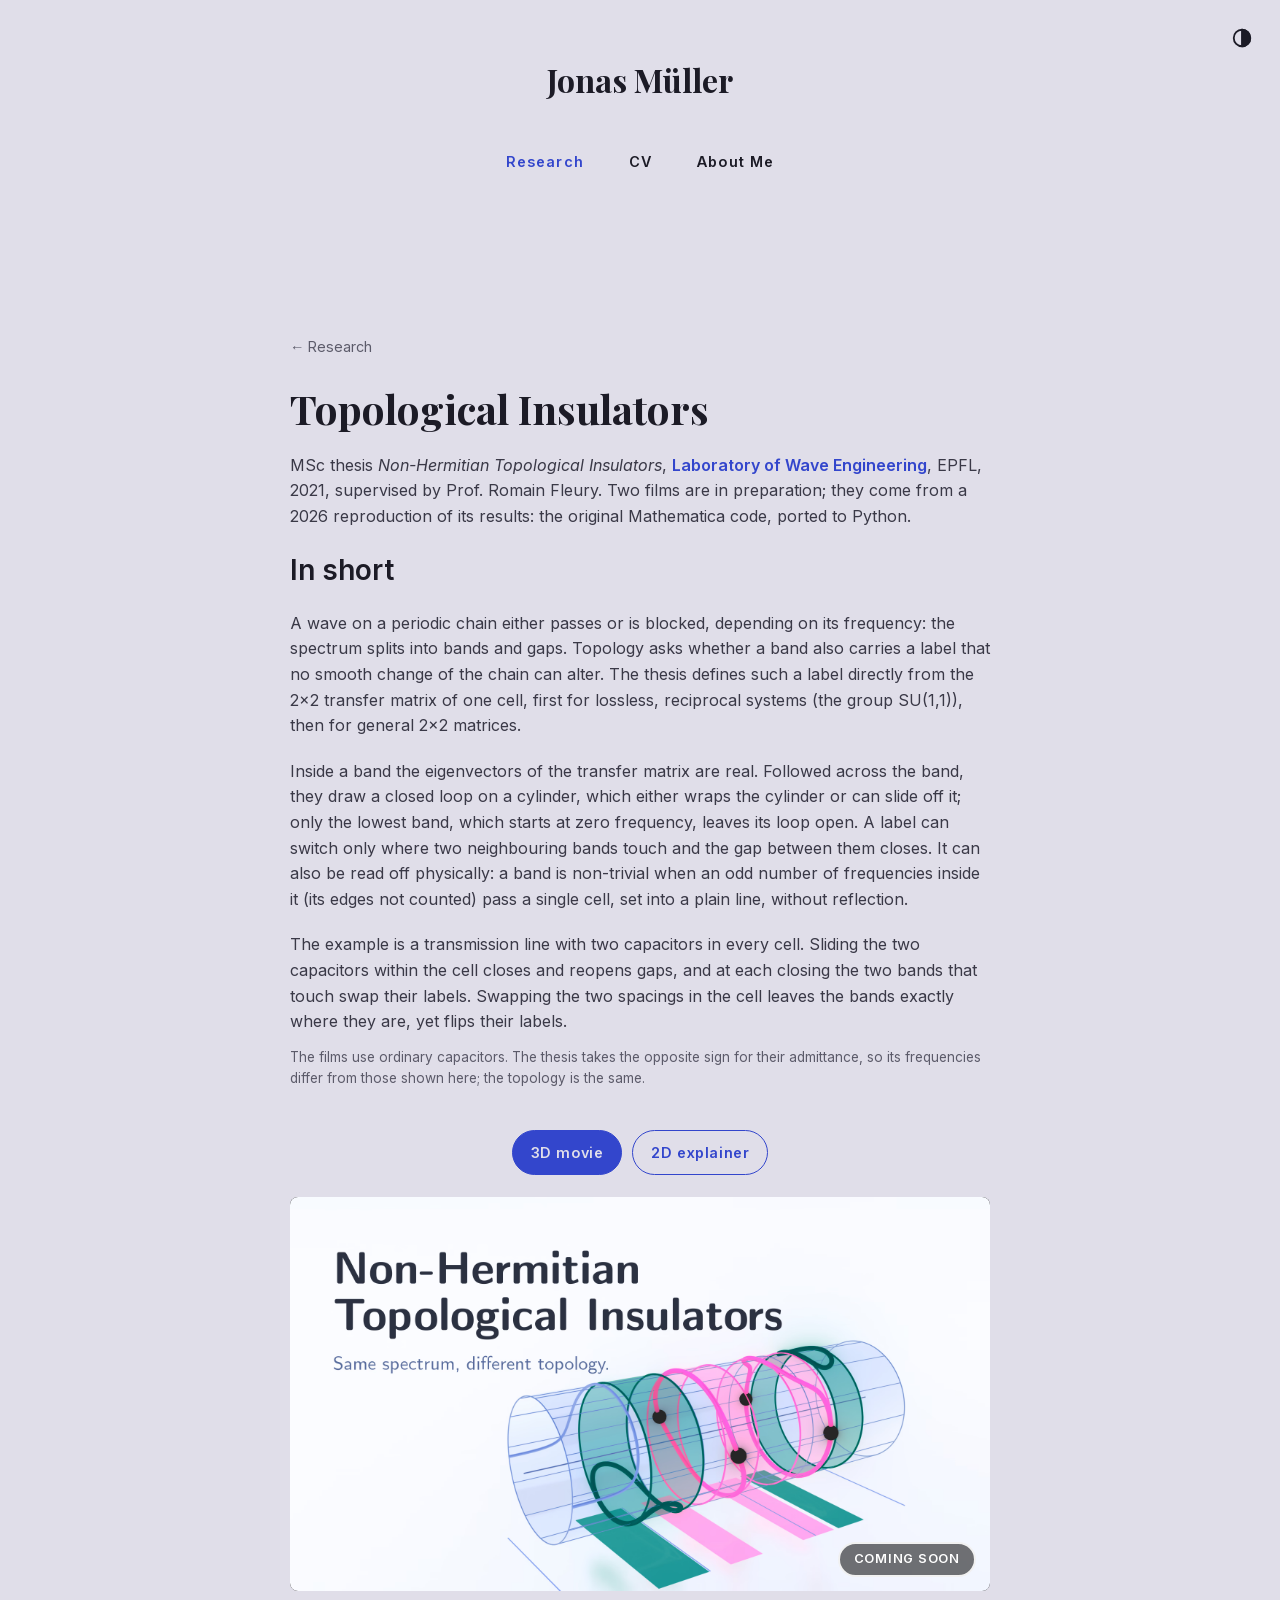
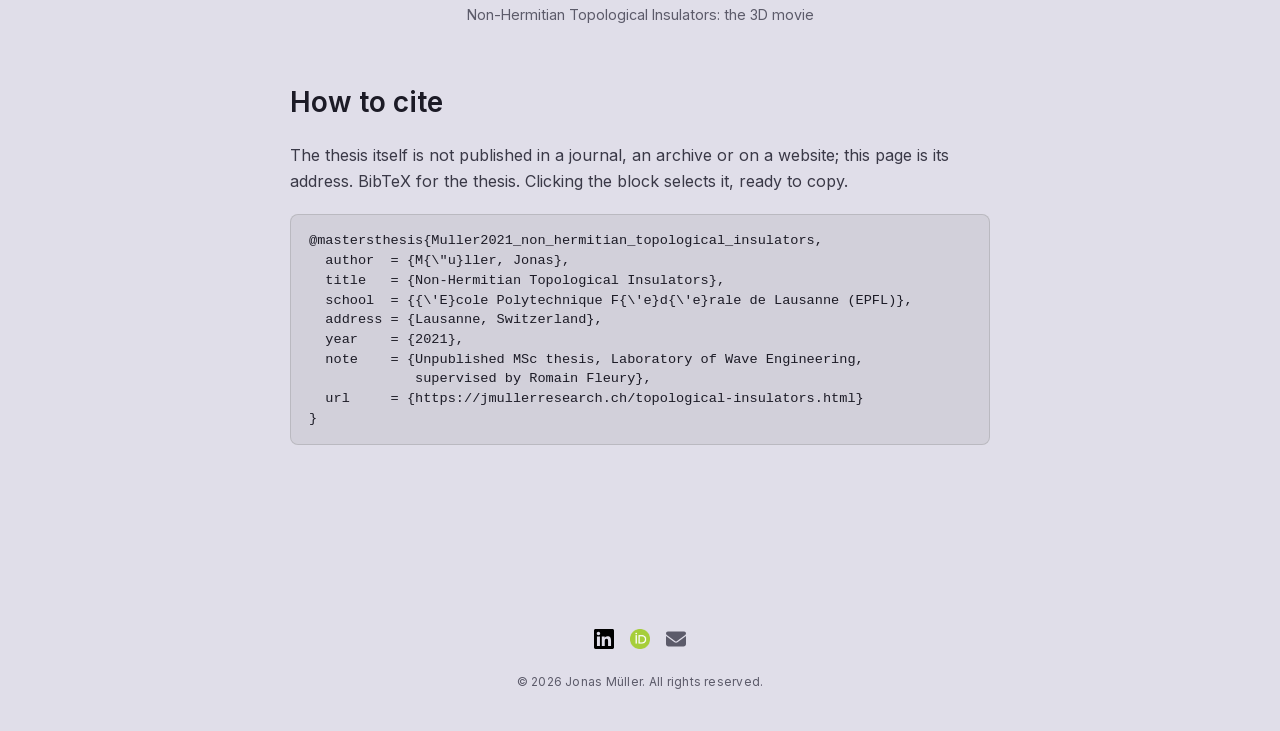
<file: topological-insulators.html>
<!DOCTYPE html>
<html lang="en">

<!-- This page's URL is printed as a QR code at the end of both films: never rename the file. -->

<head>
    <meta charset="UTF-8">
    <meta name="viewport" content="width=device-width, initial-scale=1.0">
    <title>Topological Insulators – Jonas Müller</title>
    <meta name="description"
        content="A topological invariant defined from the transfer matrix of one cell: MSc thesis by Jonas Müller (EPFL, 2021), and two films from a 2026 reproduction of its results.">
    <link rel="preload" href="fonts/inter-latin.woff2" as="font" type="font/woff2" crossorigin>
    <link rel="preload" href="fonts/playfair-display-700-latin.woff2" as="font" type="font/woff2" crossorigin>
    <link rel="stylesheet" href="style.css">
    <script src="videos.js?v=4" defer></script>
    <link rel="icon" type="image/png" sizes="192x192" href="images/site-icon-192.png">
    <meta name="theme-color" content="#0d0817">
    <script src="theme.js"></script>
    <link rel="canonical" href="https://jmullerresearch.ch/topological-insulators.html">
    <!-- Open Graph -->
    <meta property="og:title" content="Topological Insulators – Jonas Müller">
    <meta property="og:description"
        content="A topological invariant defined from the transfer matrix of one cell. MSc thesis (EPFL, 2021), with two films in preparation.">
    <meta property="og:type" content="article">
    <meta property="og:url" content="https://jmullerresearch.ch/topological-insulators.html">
    <meta property="og:image" content="https://jmullerresearch.ch/images/og-artwork.jpg">
    <meta property="og:image:width" content="1200">
    <meta property="og:image:height" content="630">
    <meta property="og:image:alt" content="Abstract artwork: overlapping translucent circles in purple and blue around one bright green ring">
    <!-- Twitter Card -->
    <meta name="twitter:card" content="summary_large_image">
    <meta name="twitter:title" content="Topological Insulators – Jonas Müller">
    <meta name="twitter:description"
        content="A topological invariant defined from the transfer matrix of one cell. MSc thesis (EPFL, 2021), with two films in preparation.">
    <meta name="twitter:image" content="https://jmullerresearch.ch/images/og-artwork.jpg">
    <meta name="twitter:image:alt" content="Abstract artwork: overlapping translucent circles in purple and blue around one bright green ring">
    <script type="application/ld+json">
    {
        "@context": "https://schema.org",
        "@type": "Thesis",
        "name": "Non-Hermitian Topological Insulators",
        "author": {
            "@type": "Person",
            "@id": "https://jmullerresearch.ch/#person",
            "name": "Jonas Müller"
        },
        "inSupportOf": "MSc in Electrical and Electronic Engineering",
        "sourceOrganization": {
            "@type": "CollegeOrUniversity",
            "name": "École Polytechnique Fédérale de Lausanne (EPFL)"
        },
        "dateCreated": "2021",
        "inLanguage": "en",
        "url": "https://jmullerresearch.ch/topological-insulators.html"
    }
    </script>
</head>

<body class="page-inner">
    <div class="scroll-container">
        <header>
            <p class="site-title"><a href="index.html">Jonas Müller</a></p>
            <nav aria-label="Main">
                <a href="research.html" class="active">Research</a>
                <a href="cv.html">CV</a>
                <a href="about-me.html">About Me</a>
            </nav>
        </header>
        <main>
            <div class="container">
                <p class="back-link"><a href="research.html">← Research</a></p>
                <h1>Topological Insulators</h1>
                <p>
                    MSc thesis <em>Non-Hermitian Topological Insulators</em>,
                    <a href="https://www.epfl.ch/labs/lwe/" target="_blank">Laboratory of Wave Engineering</a>,
                    EPFL, 2021, supervised by Prof. Romain Fleury. Two films are in preparation; they come from a
                    2026 reproduction of its results: the original Mathematica code, ported to Python.
                </p>

                <h2>In short</h2>
                <p>
                    A wave on a periodic chain either passes or is blocked, depending on its frequency: the spectrum
                    splits into bands and gaps. Topology asks whether a band also carries a label that no smooth
                    change of the chain can alter. The thesis defines such a label directly from the 2×2 transfer
                    matrix of one cell, first for lossless, reciprocal systems (the group SU(1,1)), then for general
                    2×2 matrices.
                </p>
                <p>
                    Inside a band the eigenvectors of the transfer matrix are real. Followed across the band, they
                    draw a closed loop on a cylinder, which either wraps the cylinder or can slide off it; only the
                    lowest band, which starts at zero frequency, leaves its loop open. A label can switch only where
                    two neighbouring bands touch and the gap between them closes. It can also be read off
                    physically: a band is non-trivial when an odd number of frequencies inside it (its edges not
                    counted) pass a single cell, set into a plain line, without reflection.
                </p>
                <p>
                    The example is a transmission line with two capacitors in every cell. Sliding the two
                    capacitors within the cell closes and reopens gaps, and at each closing the two bands that touch
                    swap their labels. Swapping the two spacings in the cell leaves the bands exactly where they are,
                    yet flips their labels.
                </p>
                <p class="source-note">
                    The films use ordinary capacitors. The thesis takes the opposite sign for their admittance, so
                    its frequencies differ from those shown here; the topology is the same.
                </p>

                <div class="video-switcher" data-video-switcher>
                    <figure class="video-item" data-soon data-slug="movie" data-label="3D movie" data-aspect="16/9"
                        data-poster="images/video-ti-movie.jpg" data-poster-light="images/video-ti-movie-light.jpg"
                        data-poster-avif="images/video-ti-movie.avif" data-poster-light-avif="images/video-ti-movie-light.avif">
                        <noscript><picture>
                            <source srcset="images/video-ti-movie-light.avif" type="image/avif" media="(prefers-color-scheme: light)">
                            <source srcset="images/video-ti-movie-light.jpg" media="(prefers-color-scheme: light)">
                            <source srcset="images/video-ti-movie.avif" type="image/avif">
                            <img src="images/video-ti-movie.jpg" alt="Poster of the 3D movie, coming soon"
                                width="1920" height="1080" loading="lazy">
                        </picture></noscript>
                        <figcaption>Non-Hermitian Topological Insulators: the 3D movie</figcaption>
                    </figure>
                    <figure class="video-item" data-soon data-slug="explainer" data-label="2D explainer" data-aspect="16/9"
                        data-poster="images/video-ti-explainer.jpg" data-poster-light="images/video-ti-explainer-light.jpg"
                        data-poster-avif="images/video-ti-explainer.avif" data-poster-light-avif="images/video-ti-explainer-light.avif">
                        <noscript><picture>
                            <source srcset="images/video-ti-explainer-light.avif" type="image/avif" media="(prefers-color-scheme: light)">
                            <source srcset="images/video-ti-explainer-light.jpg" media="(prefers-color-scheme: light)">
                            <source srcset="images/video-ti-explainer.avif" type="image/avif">
                            <img src="images/video-ti-explainer.jpg" alt="Poster of the 2D explainer, coming soon"
                                width="1920" height="1080" loading="lazy">
                        </picture></noscript>
                        <figcaption>Non-Hermitian Topological Insulators: the 2D explainer</figcaption>
                    </figure>
                </div>

                <h2>How to cite</h2>
                <p>
                    The thesis itself is not published in a journal, an archive or on a website; this page is its
                    address. BibTeX for the thesis. Clicking the block selects it, ready to copy.
                </p>
                <pre class="bibtex">@mastersthesis{Muller2021_non_hermitian_topological_insulators,
  author  = {M{\"u}ller, Jonas},
  title   = {Non-Hermitian Topological Insulators},
  school  = {{\'E}cole Polytechnique F{\'e}d{\'e}rale de Lausanne (EPFL)},
  address = {Lausanne, Switzerland},
  year    = {2021},
  note    = {Unpublished MSc thesis, Laboratory of Wave Engineering,
             supervised by Romain Fleury},
  url     = {https://jmullerresearch.ch/topological-insulators.html}
}</pre>
            </div>
        </main>

        <footer>
            <div class="social-links">
                <a href="https://www.linkedin.com/in/muellerjonas0/" target="_blank" aria-label="LinkedIn profile">
                    <img src="images/icons/linkedin.svg" alt="LinkedIn"
                        class="icon-invert">
                </a>
                <a href="https://orcid.org/0000-0003-4530-2486" target="_blank" aria-label="ORCID profile">
                    <img src="images/icons/orcid.png" alt="ORCID">
                </a>
                <a href="mailto:jmuller.research@gmail.com?subject=A%20wave%20about%20Topological%20Insulators%20%F0%9F%91%8B&amp;body=Hi%20Jonas%2C%0D%0A%0D%0ASending%20a%20wave%20your%20way%3A%0D%0A%0D%0A%0D%0A%0D%0ACuriously%20yours%2C%0D%0A" aria-label="Send email">
                    <svg class="icon-envelope" xmlns="http://www.w3.org/2000/svg" viewBox="0 0 512 512"
                        fill="currentColor">
                        <path
                            d="M48 64C21.5 64 0 85.5 0 112c0 15.1 7.1 29.3 19.2 38.4L236.8 313.6c11.4 8.5 27 8.5 38.4 0L492.8 150.4c12.1-9.1 19.2-23.3 19.2-38.4c0-26.5-21.5-48-48-48H48zM0 176V384c0 35.3 28.7 64 64 64H448c35.3 0 64-28.7 64-64V176L294.4 339.2c-22.8 17.1-54 17.1-76.8 0L0 176z" />
                    </svg>
                </a>
            </div>
            <small class="copyright">&copy; 2026 Jonas Müller. All rights reserved.</small>
        </footer>
    </div>

    <script data-goatcounter="https://jmullerresearch.goatcounter.com/count"
        async src="//gc.zgo.at/count.js"></script>
</body>

</html>
</file>
<file: style.css>
/* Fonts are self-hosted (Inter and Playfair Display, SIL Open Font License; the licence texts
   are in fonts/). Only the Latin subsets are included: "latin" covers umlauts and punctuation,
   "latin-ext" covers Central European names. Browsers fetch a subset only if the page needs it. */
@font-face {
    font-family: 'Inter';
    font-style: normal;
    font-weight: 400 600;
    font-display: swap;
    src: url('fonts/inter-latin-ext.woff2') format('woff2');
    unicode-range: U+0100-02BA, U+02BD-02C5, U+02C7-02CC, U+02CE-02D7, U+02DD-02FF, U+0304, U+0308, U+0329, U+1D00-1DBF, U+1E00-1E9F, U+1EF2-1EFF, U+2020, U+20A0-20AB, U+20AD-20C4, U+2113, U+2C60-2C7F, U+A720-A7FF;
}

@font-face {
    font-family: 'Inter';
    font-style: normal;
    font-weight: 400 600;
    font-display: swap;
    src: url('fonts/inter-latin.woff2') format('woff2');
    unicode-range: U+0000-00FF, U+0131, U+0152-0153, U+02BB-02BC, U+02C6, U+02DA, U+02DC, U+0304, U+0308, U+0329, U+2000-206F, U+20AC, U+2122, U+2191, U+2193, U+2212, U+2215, U+FEFF, U+FFFD;
}

@font-face {
    font-family: 'Inter';
    font-style: italic;
    font-weight: 400;
    font-display: swap;
    src: url('fonts/inter-italic-latin-ext.woff2') format('woff2');
    unicode-range: U+0100-02BA, U+02BD-02C5, U+02C7-02CC, U+02CE-02D7, U+02DD-02FF, U+0304, U+0308, U+0329, U+1D00-1DBF, U+1E00-1E9F, U+1EF2-1EFF, U+2020, U+20A0-20AB, U+20AD-20C4, U+2113, U+2C60-2C7F, U+A720-A7FF;
}

@font-face {
    font-family: 'Inter';
    font-style: italic;
    font-weight: 400;
    font-display: swap;
    src: url('fonts/inter-italic-latin.woff2') format('woff2');
    unicode-range: U+0000-00FF, U+0131, U+0152-0153, U+02BB-02BC, U+02C6, U+02DA, U+02DC, U+0304, U+0308, U+0329, U+2000-206F, U+20AC, U+2122, U+2191, U+2193, U+2212, U+2215, U+FEFF, U+FFFD;
}

@font-face {
    font-family: 'Playfair Display';
    font-style: normal;
    font-weight: 700;
    font-display: swap;
    src: url('fonts/playfair-display-700-latin-ext.woff2') format('woff2');
    unicode-range: U+0100-02BA, U+02BD-02C5, U+02C7-02CC, U+02CE-02D7, U+02DD-02FF, U+0304, U+0308, U+0329, U+1D00-1DBF, U+1E00-1E9F, U+1EF2-1EFF, U+2020, U+20A0-20AB, U+20AD-20C4, U+2113, U+2C60-2C7F, U+A720-A7FF;
}

@font-face {
    font-family: 'Playfair Display';
    font-style: normal;
    font-weight: 700;
    font-display: swap;
    src: url('fonts/playfair-display-700-latin.woff2') format('woff2');
    unicode-range: U+0000-00FF, U+0131, U+0152-0153, U+02BB-02BC, U+02C6, U+02DA, U+02DC, U+0304, U+0308, U+0329, U+2000-206F, U+20AC, U+2122, U+2191, U+2193, U+2212, U+2215, U+FEFF, U+FFFD;
}

/* Colour tokens. The defaults are the dark palette of the landing page.
   Inner pages (body.page-inner) are dark too, on a flat colour, but switch to a light
   palette when the OS prefers light or when theme.js has set data-theme="light" from the
   visitor's toggle. data-theme="dark" forces dark over an OS preference for light. */
:root {
    --bg: #260b4a;
    --text: #f5f5f5;
    --text-muted: #ddd;
    --heading: #f0f0f0;
    --caption: #bbb;
    --link: #9ec3ff;
    --link-hover: #cfe1ff;
    --nav-active: #9ec3ff;
    --footer: #888;
    --copyright: #777;
    --copyright-opacity: 0.5;
    --icon-filter: invert(1);
    --icon-muted: #afafaf;
    --glow: rgba(158, 195, 255, 0.55);
    --portrait-ring: rgba(255, 255, 255, 0.15);
    --portrait-shadow: rgba(0, 0, 0, 0.4);
}

body.page-inner {
    color-scheme: dark;
    --bg: #0d0817;
    --footer: #9a98a8;
    --copyright: #9a98a8;
    --copyright-opacity: 1;
}

@media (prefers-color-scheme: light) {
    html:not([data-theme="dark"]) body.page-inner {
        color-scheme: light;
        --bg: #e0dee9;
        --text: #1c1b26;
        --text-muted: #3a3947;
        --heading: #1c1b26;
        --caption: #5c5b6a;
        --link: #3346cc;
        --link-hover: #1f2fa8;
        --nav-active: #3346cc;
        --footer: #5c5b6a;
        --copyright: #5c5b6a;
        --icon-filter: none;
        --icon-muted: #5c5b6a;
        --glow: rgba(51, 70, 204, 0.25);
        --portrait-ring: rgba(0, 0, 0, 0.08);
        --portrait-shadow: rgba(0, 0, 0, 0.18);
    }
}

html[data-theme="light"] body.page-inner {
    color-scheme: light;
    --bg: #e0dee9;
    --text: #1c1b26;
    --text-muted: #3a3947;
    --heading: #1c1b26;
    --caption: #5c5b6a;
    --link: #3346cc;
    --link-hover: #1f2fa8;
    --nav-active: #3346cc;
    --footer: #5c5b6a;
    --copyright: #5c5b6a;
    --icon-filter: none;
    --icon-muted: #5c5b6a;
    --glow: rgba(51, 70, 204, 0.25);
    --portrait-ring: rgba(0, 0, 0, 0.08);
    --portrait-shadow: rgba(0, 0, 0, 0.18);
}

html,
body {
    padding: 0;
    margin: 0;
}

/* The page scrolls normally (so printing, scroll restoration and mobile toolbars behave).
   The viewport scrollbar follows the root element's colour scheme, not the body's. */
html:has(body.page-inner) {
    color-scheme: dark;
}

@media (prefers-color-scheme: light) {
    html:not([data-theme="dark"]):has(body.page-inner) {
        color-scheme: light;
    }
}

html[data-theme="light"]:has(body.page-inner) {
    color-scheme: light;
}

body {
    font-family: 'Inter', sans-serif;
    font-size: 16px;
    line-height: 1.6;
    background-color: var(--bg);
    color: var(--text);
    display: flex;
    flex-direction: column;
    min-height: 100vh;
    min-height: 100dvh;
}

/* The background image is only used on the landing page */
body.page-home {
    /* Darkness of the overlay in front of the background image */
    --overlay: rgba(0, 0, 0, 0.28);
    /* The original (3398 px) as AVIF, for every screen: the square image is scaled with "cover", so on a phone it is drawn
       as high as the screen (about 800 to 930 CSS px), and at three times the density that wants 2400 to 2800 px. A
       browser that does not know image-set() or AVIF keeps the 2400 px WebP of the first line. */
    background-image: linear-gradient(var(--overlay), var(--overlay)), url('images/correlation30.webp');
    background-image: linear-gradient(var(--overlay), var(--overlay)),
        image-set(url('images/correlation30.avif') type('image/avif'), url('images/correlation30.webp') type('image/webp'));
    background-size: cover;
    background-position: center;
    background-repeat: no-repeat;
}

/* Embedded videos. Keep the iframe's own colour scheme: on a dark page the browser would
   otherwise paint an opaque white box behind an embed that is still loading. Show
   YouTube's black instead, so the loading state looks the same in both themes. */
iframe {
    color-scheme: normal;
    background: #000;
}

figcaption {
    font-size: 0.8rem;
    line-height: 1.4;
    color: var(--caption);
    margin-top: 12px;
    text-align: center;
}

.scroll-container {
    flex: 1 0 auto;
    display: flex;
    flex-direction: column;
}

nav {
    /* background-color: #000; */
    padding: 15px 0;
    text-align: center;
}

nav a {
    color: var(--text);
    text-decoration: none;
    margin: 0 20px;
    font-weight: 600;
    font-size: 0.9rem;
    letter-spacing: 0.08em;
    padding: 12px 0;
    display: inline-block;
}

.container {
    max-width: 700px;
    margin: 80px auto;
    padding: 40px 30px;
    border-radius: 12px;
    /* text-align: center; */
    flex: 1 0 auto;
}

/* The rise on arrival is for the landing page only; the inner pages just appear. */
body.page-home .container {
    animation: fadeIn 1.5s ease forwards;
}

/* The bookshelf on the About page: the list stays folded until it is asked for. */
details.bookshelf > summary {
    cursor: pointer;
    font-weight: 600;
    color: var(--link);
    margin-bottom: 30px;
    transition: color 0.2s ease;
}

details.bookshelf > summary:hover {
    color: var(--link-hover);
}

details.bookshelf > summary:focus-visible {
    outline: 2px solid var(--link);
    outline-offset: 3px;
}

/* One label in the markup, so that a page without these rules (an older style.css still in a cache) reads right too;
   once opened, the stylesheet swaps its text. */
details.bookshelf[open] > summary .list-label {
    font-size: 0;
}

details.bookshelf[open] > summary .list-label::after {
    content: "Hide the list";
    font-size: 1rem;
}

.container h1 {
    font-family: 'Playfair Display', serif;
    font-weight: 700;
    font-size: 2.5rem;
    line-height: 1.2;
    margin-bottom: 20px;
    color: var(--heading);
}

.container h2 {
    font-size: 1.75rem;
    font-weight: 600;
    line-height: 1.25;
}

.container h3 {
    font-size: 1.5rem;
    font-weight: 600;
    line-height: 1.25;
}

.container p {
    font-size: 1rem;
    color: var(--text-muted);
    margin-bottom: 30px;
}

/* Video switcher (videos.js): one player, a caption and a button per video.
   Without JavaScript the page lists every video instead (each embedded inside <noscript>). */
.video-item {
    margin: 40px 0;
}

/* The list of stills a film that is not up yet shows without JavaScript (or while a browser still holds an older
   videos.js that does not know it): each at its own shape, never wider than the column nor taller than the screen,
   and at the width its --video-fit gives (see below). */
.video-item picture img {
    display: block;
    width: auto;
    max-width: calc(100% * var(--video-fit, 1));
    height: auto;
    max-height: min(85vh, 760px);
    margin-inline: auto;
    border-radius: 8px;
}

.video-switcher {
    margin: 40px 0 60px;
}

.video-switcher.is-enhanced .video-item {
    display: none;
}

/* Each film keeps its own shape: --video-w and --video-h come from data-aspect (set by videos.js, or inline on the
   <noscript> frame) and default to 2:1. A tall film is held to what fits on screen instead of filling it.
   --video-fit (from the film's own style attribute, default 1) is the share of the column the film takes. The cuts of a
   film are made at different pixel sizes and the scene is not at the same scale in each (the scatterer is 78 px across in
   the wide and the tall frame, 68 px in the square ones), so that switching from one to another does not look like
   scaling, each takes the share of the column at which the scatterer comes out the same size (1, 0.57 and 0.645 for the
   acoustic cloning cuts; measure it again when the frames change). --video-reach (set by
   videos.js when any film has a share) carries the height limit over to all of them, so that on a low screen they shrink
   together and the tall one does not shrink alone. */
.video-frame,
.video-stage {
    position: relative;
    width: 100%;
    max-width: min(calc(min(100%, min(85vh, 760px) * var(--video-reach, 1000)) * var(--video-fit, 1)),
                   calc(min(85vh, 760px) * var(--video-w, 2) / var(--video-h, 1)));
    margin-inline: auto;
    aspect-ratio: var(--video-w, 2) / var(--video-h, 1);
    overflow: hidden;
    border-radius: 8px;
    background: #000;
}

.video-frame iframe,
.video-stage iframe,
.video-poster {
    position: absolute;
    top: 0;
    left: 0;
    width: 100%;
    height: 100%;
    border: 0;
}

.video-poster {
    display: block;
    padding: 0;
    background: #000;
    cursor: pointer;
}

/* The posters come as <picture> (AVIF, with the JPEG as the fallback): the wrapper takes no box of its own */
.video-poster picture {
    display: contents;
}

.video-poster img {
    display: block;
    width: 100%;
    height: 100%;
    object-fit: cover;
}

/* A poster that comes in a dark and a light version (videos.js): the one matching the theme shows.
   The conditions are the ones that pick the light palette above. */
.video-poster .poster-light {
    display: none;
}

@media (prefers-color-scheme: light) {
    html:not([data-theme="dark"]) .video-poster .poster-light {
        display: block;
    }

    html:not([data-theme="dark"]) .video-poster .poster-dark {
        display: none;
    }
}

html[data-theme="light"] .video-poster .poster-light {
    display: block;
}

html[data-theme="light"] .video-poster .poster-dark {
    display: none;
}

/* A film that is not up yet: its poster, marked, with nothing to press */
.video-poster.is-soon {
    cursor: default;
}

.video-soon {
    position: absolute;
    right: 14px;
    bottom: 14px;
    padding: 5px 14px;
    border: 2px solid rgba(255, 255, 255, 0.9);
    border-radius: 999px;
    background: rgba(0, 0, 0, 0.55);
    color: #fff;
    font-size: 0.8rem;
    font-weight: 600;
    letter-spacing: 0.06em;
    text-transform: uppercase;
}

.video-play {
    position: absolute;
    top: 50%;
    left: 50%;
    display: flex;
    align-items: center;
    justify-content: center;
    width: 72px;
    height: 72px;
    margin: -36px 0 0 -36px;
    border: 2px solid rgba(255, 255, 255, 0.9);
    border-radius: 50%;
    background: rgba(0, 0, 0, 0.55);
    transition: transform 0.15s ease, background 0.15s ease;
}

.video-play svg {
    width: 30px;
    height: 30px;
    margin-left: 4px;
    fill: #fff;
}

.video-poster:hover .video-play,
.video-poster:focus-visible .video-play {
    background: rgba(0, 0, 0, 0.75);
    transform: scale(1.07);
}

.video-poster:focus-visible {
    outline: 2px solid var(--link);
    outline-offset: 3px;
}

.video-caption {
    margin: 14px 0 22px;
    font-size: 0.9rem;
    line-height: 1.4;
    text-align: center;
    color: var(--caption);
}

/* The buttons sit above the film: films come in different shapes, and with the buttons below, every change of
   shape would move them away from the finger. */
.video-choices-wrap {
    margin-bottom: 22px;
}

.video-choices {
    display: flex;
    flex-wrap: wrap;
    justify-content: center;
    gap: 10px;
}

.video-choices button {
    min-height: 44px;
    padding: 10px 18px;
    font: inherit;
    font-size: 0.9rem;
    font-weight: 600;
    letter-spacing: 0.04em;
    color: var(--link);
    background: transparent;
    border: 1.5px solid var(--link);
    border-radius: 999px;
    cursor: pointer;
    transition: background 0.15s ease, color 0.15s ease;
}

/* Only where a pointer can hover: on a touchscreen the tint would stay on the button last touched */
@media (hover: hover) {
    .video-choices button:hover {
        background: rgba(128, 128, 128, 0.2);
    }
}

.video-choices button[aria-pressed="true"] {
    color: var(--bg);
    background: var(--link);
}

.video-choices button:focus-visible {
    outline: 2px solid var(--link);
    outline-offset: 3px;
}

/* Scatterer picker (videos.js): the scatterers drawn to scale, one to press; the buttons below list the films of the
   chosen one. Each is a square tile well above the 44px touch size. */
.video-scatterers {
    display: flex;
    justify-content: center;
    gap: 12px;
    margin-bottom: 16px;
}

.video-scatterer {
    display: flex;
    flex-direction: column;
    align-items: center;
    justify-content: center;
    gap: 6px;
    min-width: 84px;
    min-height: 84px;
    padding: 10px 14px;
    font: inherit;
    font-size: 0.8rem;
    font-weight: 600;
    letter-spacing: 0.04em;
    color: var(--link);
    background: transparent;
    border: 1.5px solid var(--link);
    border-radius: 14px;
    cursor: pointer;
    transition: background 0.15s ease, color 0.15s ease;
}

.video-scatterer svg {
    width: 40px;
    height: 40px;
}

@media (hover: hover) {
    .video-scatterer:hover {
        background: rgba(128, 128, 128, 0.2);
    }
}

.video-scatterer[aria-pressed="true"] {
    color: var(--bg);
    background: var(--link);
}

.video-scatterer:focus-visible {
    outline: 2px solid var(--link);
    outline-offset: 3px;
}

/* Spacing between listed groups; the hidden ones (other scatterers) do not count */
.video-group:not([hidden]) ~ .video-group:not([hidden]) {
    margin-top: 18px;
}

.video-group-label {
    margin-bottom: 8px;
    font-size: 0.8rem;
    letter-spacing: 0.08em;
    text-align: center;
    text-transform: uppercase;
    color: var(--caption);
}

/* BibTeX blocks: a translucent grey tile that suits both themes; one click selects the whole entry */
pre.bibtex {
    margin: 0 0 24px;
    padding: 16px 18px;
    background: rgba(128, 128, 128, 0.14);
    border: 1px solid rgba(128, 128, 128, 0.3);
    border-radius: 8px;
    color: var(--text);
    font-family: ui-monospace, SFMono-Regular, Menlo, Consolas, monospace;
    font-size: 0.85rem;
    line-height: 1.45;
    white-space: pre;
    overflow-x: auto;
    -webkit-user-select: all;
    user-select: all;
}

/* Content pages: tighter paragraph spacing for running text (the landing page keeps its airy lines) */
body.page-inner .container p {
    margin-bottom: 1.25em;
}

/* A small attribution line under a quoted passage */
body.page-inner .container p.source-note {
    margin-top: -0.6em;
    font-size: 0.85rem;
    color: var(--caption);
}

/* CV page: a date column beside each entry, stacked on phones */
body.page-inner .container p.cv-links {
    font-size: 0.95rem;
}

.cv-list {
    list-style: none;
    margin: 0 0 2em;
    padding: 0;
}

.cv-list > li {
    display: grid;
    grid-template-columns: 8.5rem 1fr;
    column-gap: 1.25rem;
    margin-bottom: 1.25rem;
}

.cv-when {
    padding-top: 0.15em;
    font-size: 0.9rem;
    font-variant-numeric: tabular-nums;
    color: var(--caption);
}

body.page-inner .container .cv-what p {
    margin: 0 0 0.5em;
    font-size: 0.95rem;
}

body.page-inner .container .cv-what p.cv-title {
    font-size: 1rem;
    font-weight: 600;
    color: var(--text);
}

.cv-where {
    font-weight: 400;
    color: var(--text-muted);
}

.cv-where::before {
    content: "· ";
}

/* Links on organisation names: quiet, in the colour of the surrounding text, coloured only on hover */
a.cv-org {
    color: inherit;
    font-weight: inherit;
}

a.cv-org:hover,
a.cv-org:focus-visible {
    color: var(--link);
}

.cv-what ul {
    margin: 0 0 0.5em;
    padding-left: 1.1em;
    font-size: 0.95rem;
    color: var(--text-muted);
}

.cv-what ul li {
    margin-bottom: 0.3em;
}

.cv-skills {
    display: grid;
    grid-template-columns: 8.5rem 1fr;
    gap: 0.75rem 1.25rem;
    margin: 0 0 2em;
    font-size: 0.95rem;
}

.cv-skills dt {
    font-size: 0.9rem;
    color: var(--caption);
}

.cv-skills dd {
    margin: 0;
    color: var(--text-muted);
}

.cv-what code,
.cv-skills code {
    font-size: 0.88em;
}

/* Research page: one entry per topic, its title linking to the topic's page */
.research-item {
    margin-bottom: 2.5em;
}

.container .research-item h2 {
    margin-bottom: 0.25em;
}

.research-item h2 a {
    color: var(--text);
}

.research-item h2 a:hover,
.research-item h2 a:focus-visible {
    color: var(--link);
}

body.page-inner .container p.research-meta {
    margin-bottom: 0.6em;
    font-size: 0.9rem;
    color: var(--caption);
}

/* "← Research" above the title of a project page */
body.page-inner .container p.back-link {
    margin-bottom: 0.5em;
    font-size: 0.9rem;
}

.back-link a {
    color: var(--caption);
    font-weight: 400;
}

.back-link a:hover,
.back-link a:focus-visible {
    color: var(--link);
}

/* .container a img {
    margin: 0 12px;
    vertical-align: middle;
    filter: drop-shadow(0 0 2px rgba(0, 0, 0, 0.7));
    transition: filter 0.3s ease;
} */

/* .container a img:hover {
    filter: drop-shadow(0 0 6px rgba(83, 116, 232, 0.9));
    cursor: pointer;
} */

@keyframes fadeIn {
    from {
        opacity: 0;
        transform: translateY(20px);
    }

    to {
        opacity: 1;
        transform: translateY(0);
    }
}

h1,
h2 {
    font-weight: 600;
}

footer {
    flex-shrink: 0;
    text-align: center;
    padding: 40px 0 calc(40px + env(safe-area-inset-bottom));
    font-size: 0.875rem;
    color: var(--footer);
    margin-top: auto;
}

/* Copyright line below the social links in the footer */
.copyright {
    display: block;
    margin-top: 16px;
    font-size: 0.75rem;
    color: var(--copyright);
    letter-spacing: 0.02em;
    opacity: var(--copyright-opacity);
}

header {
    position: relative;
    text-align: center;
    padding-top: calc(40px + env(safe-area-inset-top));
    margin-bottom: 0;
}

/* Light/dark toggle, added to the header of inner pages by theme.js */
.theme-toggle {
    position: absolute;
    top: calc(16px + env(safe-area-inset-top));
    right: 16px;
    display: inline-flex;
    align-items: center;
    justify-content: center;
    width: 44px;
    height: 44px;
    padding: 0;
    border: 0;
    border-radius: 50%;
    background: transparent;
    color: var(--text);
    cursor: pointer;
    transition: color 0.2s ease;
}

.theme-toggle:hover {
    color: var(--link);
}

.theme-toggle:focus-visible {
    outline: 2px solid var(--link);
    outline-offset: 2px;
}

.theme-toggle svg {
    width: 22px;
    height: 22px;
    fill: none;
    stroke: currentColor;
    stroke-width: 2;
    stroke-linecap: round;
    stroke-linejoin: round;
}


/* Ensure hyperlinks do not change font on hover */
a {
    font-family: inherit;
    font-weight: inherit;
    font-style: inherit;
    font-size: inherit;
    text-decoration: none;
    color: var(--link);
    font-weight: 600;
    transition: color 0.2s ease;
}

a:hover {
    color: var(--link-hover);
}

a:active {
    color: var(--link-hover);
    opacity: 0.75;
}

a:focus-visible {
    outline: 2px solid var(--link);
    outline-offset: 3px;
    border-radius: 2px;
}

/* Site title / masthead — an <h1> on the home page, but a <p class="site-title">
   on inner pages, where the <h1> is the page topic instead. Both look identical, and so
   they must share every metric (the h1 would otherwise take the body's line height of 1.6
   and sit lower than the paragraph, and with it the nav). */
.site-title,
header h1 {
    font-size: 2em;
    line-height: 1.2;
    margin: 0.67em 0;
    font-weight: 700;
}

/* Title links behave like navigation links */
header h1>a,
.site-title>a {
    font-family: 'Playfair Display', serif;
    color: var(--text);
    /* default title color */
    font-weight: 700;
    text-decoration: none;
    transition: color 0.2s ease;
}

header h1>a:hover,
header h1>a:focus,
.site-title>a:hover,
.site-title>a:focus {
    color: var(--link);
    /* hover color same as nav links */
}

@media (max-width: 768px) {
    .container {
        margin: 40px auto;
        padding: 30px 20px;
    }
}

/* Footer social links */
.social-links {
    display: inline-flex;
    align-items: center;
    gap: 16px;
}

.social-links a {
    display: inline-flex;
    align-items: center;
    text-decoration: none;
}

.social-links img,
.social-links svg {
    width: 20px;
    height: 20px;
}

.social-links img.icon-invert {
    filter: var(--icon-filter);
}

.social-links .icon-envelope {
    color: var(--icon-muted);
    transition: color 0.2s ease;
}

.social-links a:hover .icon-envelope {
    color: var(--link-hover);
}

/* Home page centered layout */
.container--centered {
    text-align: center;
}

/* Circular portrait photo: centred on the home page, floated beside the text on About Me */
.portrait {
    display: block;
    width: 160px;
    height: 160px;
    border-radius: 50%;
    object-fit: cover;
    box-shadow: 0 0 0 3px var(--portrait-ring), 0 8px 24px var(--portrait-shadow);
}

.portrait--aside {
    float: right;
    width: 140px;
    height: 140px;
    margin: 4px 0 16px 24px;
}

/* Active navigation link */
nav a.active {
    color: var(--nav-active);
}


@media (max-width: 600px) {
    .container {
        margin: 24px auto;
        padding: 24px 16px;
    }

    .portrait--aside {
        float: none;
        margin: 0 auto 24px;
    }

    /* Phones: the three menu items stay on one line (checked down to 320px wide) */
    nav a {
        margin: 0 12px;
    }

    /* Two to a row: four cuts take two rows instead of four; an odd one out spans the row */
    .video-choices button {
        flex: 1 1 calc(50% - 5px);
    }

    .cv-list > li,
    .cv-skills {
        grid-template-columns: 1fr;
    }

    .cv-list > li {
        row-gap: 0.15rem;
    }

    .cv-skills dd {
        margin-bottom: 0.5rem;
    }

    .container h1 {
        font-size: 2.25rem;
    }

    .container h2 {
        font-size: 1.5rem;
    }

    .container h3 {
        font-size: 1.25rem;
    }
}

/* Print: plain black on white, no page chrome, and the address after each outside link */
@page {
    margin: 18mm;
}

@media print {
    body {
        --bg: #fff !important;
        --text: #000 !important;
        --text-muted: #222 !important;
        --heading: #000 !important;
        --caption: #444 !important;
        --link: #1a2a8c !important;
        --footer: #444 !important;
        --copyright: #444 !important;
        --copyright-opacity: 1 !important;
        background: #fff !important;
        color-scheme: light;
        min-height: 0;
    }

    .theme-toggle,
    nav,
    .back-link,
    .social-links,
    iframe {
        display: none !important;
    }

    .container {
        max-width: none;
        margin: 0;
        padding: 0;
        animation: none;
    }

    .container p {
        margin-bottom: 1em;
    }

    header {
        padding-top: 0;
    }

    footer {
        display: none;
    }

    figure {
        margin: 24px 0 !important;
        break-inside: avoid;
    }

    .cv-list > li {
        break-inside: avoid;
    }

    img,
    blockquote {
        break-inside: avoid;
    }

    img {
        max-width: 100%;
        height: auto;
    }

    /* Keep the big photo on the same page as the text above it */
    main figure img {
        max-height: 100mm;
        width: auto !important;
        display: block;
        margin: 0 auto;
    }

    h1,
    h2,
    h3 {
        break-after: avoid;
    }

    /* Long BibTeX lines wrap on paper instead of running off the page */
    pre.bibtex {
        white-space: pre-wrap;
        overflow: visible;
        break-inside: avoid;
    }

    /* Videos do not print: the switcher gives way to the plain list of captions */
    .video-switcher.is-enhanced .video-ui {
        display: none;
    }

    .video-switcher.is-enhanced .video-item {
        display: block;
    }

    .video-item {
        margin: 6px 0 !important;
    }

    .video-item figcaption::before {
        content: "Video: ";
    }

    main a[href^="http"]::after {
        content: " (" attr(href) ")";
        font-weight: 400;
        font-size: 0.85em;
        color: #444;
        word-break: break-all;
    }

    /* Organisation names stay plain on paper */
    main a.cv-org::after {
        content: none;
    }
}

/* Videos do not print: drop their empty 16:9 boxes and mark the captions that remain */
@media print {
    main :has(> iframe) {
        display: none;
    }

    figure:has(iframe) figcaption::before {
        content: "Video: ";
    }
}
</file>
